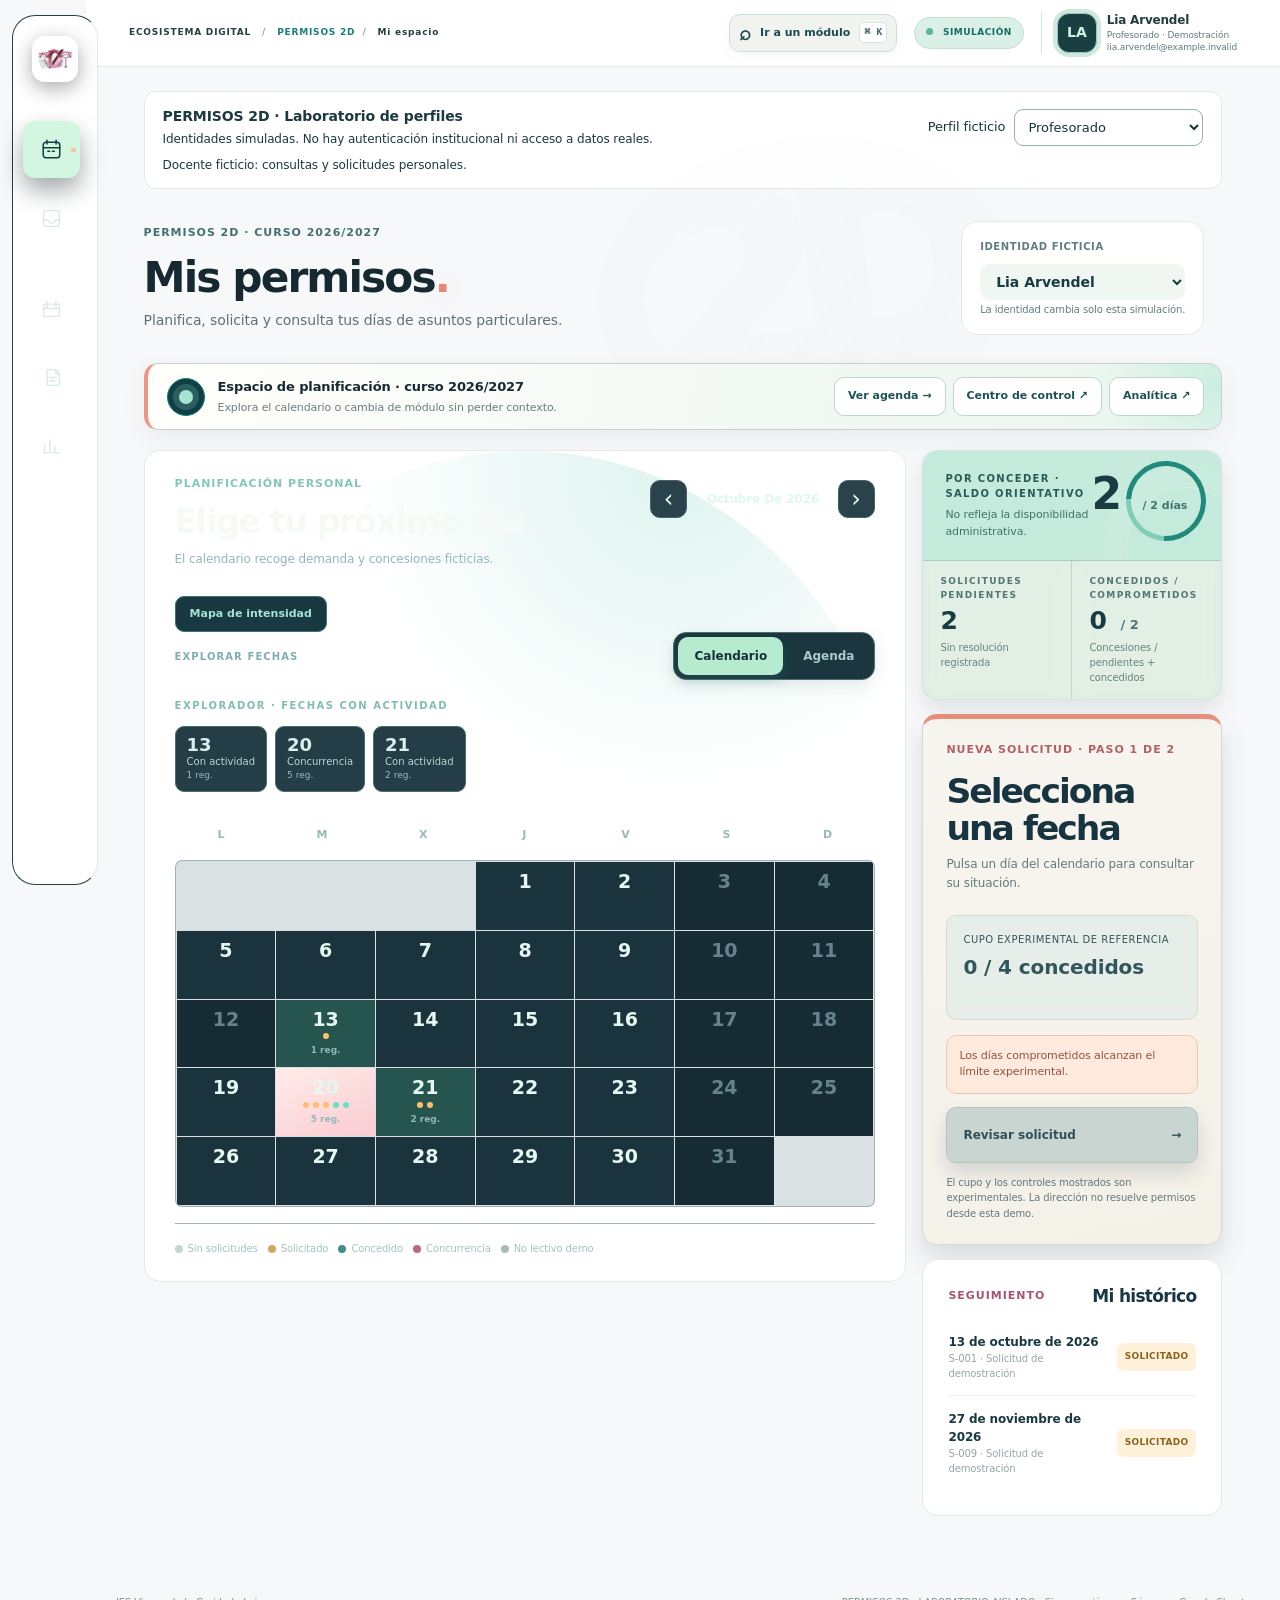
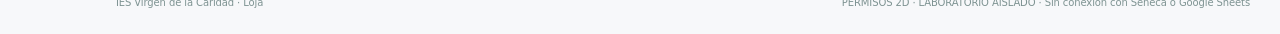
<file: index.html>
<!doctype html>
<html lang="es"><head><meta charset="utf-8"><meta name="viewport" content="width=device-width,initial-scale=1"><meta name="color-scheme" content="light"><title>PERMISOS 2D · Atelier interactivo · Laboratorio</title><meta name="description" content="Laboratorio de diseño de PERMISOS 2D. Datos sintéticos, sin conexión administrativa."><link rel="stylesheet" href="styles.css"><link rel="stylesheet" href="premium.css"><link rel="stylesheet" href="studio.css"><link rel="stylesheet" href="atelier.css"><link rel="stylesheet" href="ux20.css"></head>
<body>
<div class="app-shell">
 <div class="nav-backdrop" id="navBackdrop" hidden></div>
 <aside class="sidebar" id="sidebar" aria-label="Menú principal">
  <div class="brand"><div class="brand-logo"><img src="assets/escudo-ies.png" alt="Escudo original del IES Virgen de la Caridad"></div><div class="brand-copy"><b>PERMISOS <span>2D</span></b><small>Gestión de permisos docentes</small></div></div>
  <div class="school">IES VIRGEN DE LA CARIDAD <span>LOJA · 2026/2027</span></div>
  <p class="sidebar-caption">EXPERIENCIAS DE DEMOSTRACIÓN</p>
  <nav aria-label="Experiencias">
   <button class="side-link active" type="button" data-route="teacher" aria-current="page"><span class="nav-ico">▦</span><span>Mi espacio</span><span class="side-hint">Profesorado</span></button>
   <button class="side-link" type="button" data-route="inbox"><span class="nav-ico">▤</span><span>Centro de control</span><span class="side-hint">Dirección</span></button>
  </nav>
  <div class="side-divider"></div><p class="sidebar-caption">DIRECCIÓN · ÁREAS DE TRABAJO</p>
  <nav aria-label="Módulos de Dirección" class="sub-navigation">
   <button class="side-link" type="button" data-route="calendar"><span class="nav-ico">▦</span><span>Ocupación</span></button>
   <button class="side-link" type="button" data-route="ledger"><span class="nav-ico">◫</span><span>Resoluciones</span></button>
   <button class="side-link" type="button" data-route="analytics"><span class="nav-ico">▥</span><span>Analítica y memoria</span></button>
  </nav>
  <div class="sidebar-bottom"><span class="green-dot"></span> MODO LABORATORIO <small>Información sintética · No equivale a un procedimiento oficial</small></div>
 </aside>
 <div class="workspace">
  <header class="topbar"><div class="top-left"><button id="menuToggle" class="icon-button menu-trigger" type="button" aria-label="Abrir menú" aria-expanded="false">☰</button><div class="breadcrumbs">ECOSISTEMA DIGITAL <span>/</span> <b>PERMISOS 2D</b><span>/</span> <strong id="breadcrumb">Mi espacio</strong></div></div><div class="top-actions"><span class="demo-label"><span class="green-dot"></span> SIMULACIÓN</span><div class="account"><span class="account-avatar" id="avatar">LA</span><span class="account-info"><strong id="identityName">Lia Arvendel</strong><small id="identityRole">Profesorado · Identidad inventada</small><small id="identityEmail">lia.arvendel@example.invalid</small></span></div></div></header>
  <main id="main">
 <section id="roleLab" class="surface" aria-labelledby="roleLabTitle" style="margin-bottom:16px;padding:14px 18px;background:#f1f7f5;color:#1c3840;border:1px solid #b7d2c9;border-radius:14px">
 <div style="display:flex;align-items:center;justify-content:space-between;flex-wrap:wrap;gap:12px">
 <div><strong id="roleLabTitle">PERMISOS 2D · Laboratorio de perfiles</strong><p style="margin:3px 0 0;font-size:12px">Identidades simuladas. No hay autenticación institucional ni acceso a datos reales.</p></div>
 <label for="roleLabSelect" style="display:flex;align-items:center;gap:9px;font-size:13px">Perfil ficticio
 <select id="roleLabSelect" style="min-width:180px;max-width:100%;padding:9px;border:1px solid #90b5a9;border-radius:9px;background:white;color:#173238">
 <option value="teacher">Profesorado</option><option value="director">Dirección</option><option value="technician">Administración técnica</option><option value="denied">Cuenta no autorizada</option>
 </select></label></div><p id="roleLabMessage" role="status" aria-live="polite" style="margin:8px 0 0;font-size:12px"></p>
 </section>
 <section id="roleLabTechnical" hidden class="surface" style="padding:22px;margin-bottom:20px">
 <span class="eyebrow">ADMINISTRACIÓN TÉCNICA · SIMULACIÓN</span><h1 style="font-size:28px;margin:10px 0">Diagnóstico del laboratorio</h1>
 <p>Fuente: datos sintéticos en memoria. Persistencia: desactivada. Google Workspace: no conectado. Séneca: no conectado.</p>
 <p>Este perfil no puede conceder, denegar, importar ni modificar permisos. Los errores técnicos deben registrarse sin datos personales.</p>
 </section>
 <section id="roleLabDenied" hidden class="surface" role="alert" style="padding:22px;margin-bottom:20px">
 <h2>Acceso no autorizado · Simulación</h2><p>Esta identidad ficticia no puede acceder a las vistas del laboratorio.</p></section>
 
   <section id="teacherView" class="route-view">
    <div class="intro-line"><div><span class="eyebrow">PERMISOS 2D · CURSO 2026/2027</span><h1>Mis permisos<span class="accent">.</span></h1><p>Planifica, solicita y consulta tus días de asuntos particulares.</p></div><div class="switch-person"><label for="teacherSelect">IDENTIDAD FICTICIA</label><select id="teacherSelect" aria-label="Elegir docente ficticio"></select><small>La identidad cambia solo esta simulación.</small></div></div>
    <div class="teacher-summary" id="teacherSummary" aria-live="polite"></div>
    <div class="teacher-layout"><section class="surface calendar-surface" aria-labelledby="teacherCalendarTitle"><div class="section-head"><div><span class="eyebrow">PLANIFICACIÓN PERSONAL</span><h2 id="teacherCalendarTitle">Elige tu próximo día</h2><p>El calendario recoge demanda y concesiones ficticias.</p></div><div class="month-switch"><button id="teacherPrev" class="icon-button" aria-label="Mes anterior" type="button">‹</button><strong id="teacherMonth"></strong><button id="teacherNext" class="icon-button" aria-label="Mes siguiente" type="button">›</button></div></div><div class="weekdays" aria-hidden="true"><span>L</span><span>M</span><span>X</span><span>J</span><span>V</span><span>S</span><span>D</span></div><div class="calendar-grid" id="teacherCalendar" aria-label="Calendario de solicitudes"></div><div class="legend"><span><i class="legend-dot open-dot"></i>Sin solicitudes</span><span><i class="legend-dot pending-dot"></i>Solicitado</span><span><i class="legend-dot granted-dot"></i>Concedido</span><span><i class="legend-dot conflict-dot"></i>Concurrencia</span><span><i class="legend-dot off-dot"></i>No lectivo demo</span></div></section>
     <aside class="teacher-rail"><section class="surface request-panel"><span class="eyebrow">NUEVA SOLICITUD · PASO 1 DE 2</span><h2 id="teacherSelectedTitle">Selecciona una fecha</h2><p id="teacherContext" class="muted">Pulsa un día para revisar sus condiciones.</p><div id="teacherOccupancy" class="occupancy-summary"></div><div id="teacherWarning" class="inline-warning" hidden></div><button id="requestButton" class="primary-button" type="button" disabled>Revisar solicitud <span>→</span></button><p class="legal-note">El cupo y los controles mostrados son experimentales. La dirección no resuelve permisos desde esta demo.</p></section>
      <section class="surface my-history"><div class="rail-head"><span class="eyebrow">SEGUIMIENTO</span><h2>Mi histórico</h2></div><div id="personalList"></div></section></aside></div>
   </section>

   <section id="directorView" class="route-view" hidden>
    <div class="intro-line admin-intro"><div><span class="eyebrow">DIRECCIÓN · DEMOSTRACIÓN SIN AUTORIZACIÓN REAL</span><h1 id="directorHeading">Centro de control<span class="accent">.</span></h1><p id="directorSubheading">Prioriza expedientes, consulta concurrencias y documenta decisiones ficticias.</p></div><div class="director-info">CURSO 2026/2027 <small>Registro de prueba no persistente</small></div></div>
    <div class="director-tabs" role="navigation" aria-label="Secciones de Dirección"><button type="button" data-route="inbox" class="tab active">Bandeja</button><button type="button" data-route="calendar" class="tab">Calendario</button><button type="button" data-route="ledger" class="tab">Resoluciones</button><button type="button" data-route="analytics" class="tab">Analítica y memoria</button></div>
    <section id="inboxPage" class="director-page"><div class="director-metrics" id="directorMetrics"></div><div class="inbox-layout"><section class="surface inbox-card"><div class="section-head"><div><span class="eyebrow">BANDEJA OPERATIVA</span><h2>Solicitudes registradas</h2><p>Selecciona un expediente para consultar su contexto.</p></div></div><div class="filters"><input id="queueSearch" type="search" placeholder="Buscar docente o fecha" aria-label="Buscar docente o fecha"><select id="queueFilter" aria-label="Filtrar por estado"><option value="ALL">Todos los estados</option><option>SOLICITADO</option><option>CONCEDIDO</option><option>DENEGADO</option><option>DISFRUTADO</option></select></div><div class="table-wrap"><table><thead><tr><th>FECHA SOLICITADA</th><th>DOCENTE DEMO</th><th>ESTADO</th><th>EXPEDIENTE</th></tr></thead><tbody id="queueBody"></tbody></table></div></section><aside class="surface case-panel" id="casePanel"><span class="eyebrow">EXPEDIENTE · CONTEXTO</span><h2 id="caseTitle">Selecciona un expediente</h2><p id="caseMeta" class="muted">Información descriptiva para revisión humana.</p><div id="caseNumbers" class="case-numbers"></div><div id="caseApplicants" class="case-applicants"></div><div class="case-rule"><strong>Criterios y límites</strong><p>Cupo orientativo de 4, sin adjudicación automática. La priorización, el calendario y los plazos requieren contraste normativo. Las concesiones preexistentes no se desplazan en esta demo.</p></div></aside></div></section>
    <section id="calendarPage" class="director-page" hidden><div class="admin-calendar-layout"><section class="surface calendar-surface"><div class="section-head"><div><span class="eyebrow">OCUPACIÓN DEL CENTRO</span><h2>Calendario de concurrencias</h2><p>Fechas con solicitudes y concesiones registradas en el laboratorio.</p></div><div class="month-switch"><button id="adminPrev" type="button" class="icon-button" aria-label="Mes anterior">‹</button><strong id="adminMonth"></strong><button id="adminNext" type="button" class="icon-button" aria-label="Mes siguiente">›</button></div></div><div class="weekdays" aria-hidden="true"><span>L</span><span>M</span><span>X</span><span>J</span><span>V</span><span>S</span><span>D</span></div><div class="calendar-grid" id="adminCalendar"></div><div class="legend"><span><i class="legend-dot pending-dot"></i>Solicitado</span><span><i class="legend-dot granted-dot"></i>Concedido</span><span><i class="legend-dot conflict-dot"></i>Concurrencia</span><span><i class="legend-dot off-dot"></i>No lectivo demo</span></div></section><aside class="surface calendar-context" id="adminDateContext"><span class="eyebrow">DETALLE DE OCUPACIÓN</span><h2>Selecciona una fecha</h2><p>Consulta las solicitudes del día y los espacios sin conceder.</p></aside></div></section>
    <section id="ledgerPage" class="director-page" hidden><div class="ledger-layout"><section class="surface ledger-form-card"><span class="eyebrow">REGISTRO EXPERIMENTAL · NO PERSISTENTE</span><h2>Documentar una resolución ficticia</h2><p class="muted">Las decisiones se conservan solo durante esta sesión. No conceden ni deniegan un permiso real.</p><form id="decisionForm"><label>Solicitud de referencia<select id="decisionRequest" required></select></label><div class="form-row"><label>Resultado<select id="decisionOutcome"><option>CONCEDIDO</option><option>DENEGADO</option></select></label><label>Fecha de resolución<input id="decisionDate" type="date" required></label></div><label>Motivación<select id="decisionReason" required><option value="">Seleccionar motivación</option><option value="Concurrencia de solicitudes — revisión pendiente">Concurrencia de solicitudes — revisión pendiente</option><option value="Comprobación de requisitos — revisión pendiente">Comprobación de requisitos — revisión pendiente</option><option value="Incidencia documental — revisión pendiente">Incidencia documental — revisión pendiente</option><option value="Otra motivación documentada en observaciones">Otra motivación documentada en observaciones</option></select></label><label>Referencia del criterio<select id="decisionRule" required><option value="">Seleccionar referencia</option><option value="Pendiente de contraste con Instrucción 10/2025">Instrucción 10/2025 — pendiente de contraste</option><option value="Criterio de centro pendiente de validación documental">Criterio de centro — pendiente de validación</option><option value="Sin referencia validada — simulación">Sin referencia validada — simulación</option></select></label><p class="legal-note">Opciones descriptivas de laboratorio: no constituyen causas legales de concesión o denegación ni autorizan resoluciones.</p><label>Observaciones<textarea id="decisionNotes" rows="3" maxlength="400" placeholder="Opcional"></textarea></label><div class="form-buttons"><button id="resetDecision" type="reset" class="secondary-button">Limpiar</button><button class="primary-button" type="submit">Registrar resolución ficticia</button></div><p role="status" id="decisionFeedback" class="form-feedback" aria-live="polite"></p></form></section><section class="surface ledger-history"><span class="eyebrow">TRAZABILIDAD DE SESIÓN</span><h2>Historial de resoluciones</h2><div id="decisionHistory"></div></section></div></section>
    <section id="analyticsPage" class="director-page" hidden><div class="analytics-toolbar"><div><span class="eyebrow">ANALÍTICA DESCRIPTIVA</span><h2>Demanda y memoria</h2><p class="muted">Indicadores exploratorios basados exclusivamente en datos sintéticos.</p></div><div class="analytics-actions"><label>Periodo<select id="periodFilter"><option value="all">Curso completo</option><option value="1">Primer trimestre</option><option value="2">Segundo trimestre</option><option value="3">Tercer trimestre</option></select></label><button id="printReport" type="button" class="primary-button print-button">Preparar informe imprimible ↗</button></div></div><div class="analytics-kpis" id="analyticsKpis"></div><div class="analytics-panels"><section class="surface chart-card"><div class="chart-head"><h3>Demanda mensual</h3><span>Solicitudes por fecha solicitada</span></div><div id="monthlyChart"></div></section><section class="surface chart-card"><div class="chart-head"><h3>Distribución semanal</h3><span>Días de lunes a viernes</span></div><div id="weekdayChart"></div></section><section class="surface chart-card"><div class="chart-head"><h3>Fechas más demandadas</h3><span>Solicitudes y concurrencias</span></div><div id="topDates"></div></section><section class="surface chart-card"><div class="chart-head"><h3>Próximos a no lectivos</h3><span>Adyacencia · no se infiere intención</span></div><div id="adjacentChart"></div></section><section class="surface chart-card"><div class="chart-head"><h3>Resoluciones y motivos</h3><span>Solo motivos expresamente registrados</span></div><div id="decisionChart"></div></section><section class="surface chart-card"><div class="chart-head"><h3>Criterios consignados</h3><span>Historial experimental de la sesión</span></div><div id="rulesChart"></div></section></div><p class="analytics-limitation">Limitaciones: los datos no proceden del centro; el calendario de la demo no representa el calendario oficial completo. La proximidad a días no lectivos no demuestra motivación. La fecha solicitada, la fecha de solicitud, la resolución y el disfrute efectivo deben registrarse por separado en el sistema real. Los informes definitivos exigirán validación normativa, estadística y documental.</p></section>
   </section>
  </main>
  <footer class="page-footer">IES Virgen de la Caridad · Loja <span>PERMISOS 2D · LABORATORIO AISLADO · Sin conexión con Séneca o Google Sheets</span></footer>
 </div>
</div>
<div class="modal-layer" id="requestModal" hidden><div class="modal-backdrop" data-close-modal></div><section class="modal-dialog" role="dialog" aria-modal="true" aria-labelledby="modalTitle"><span class="eyebrow">NUEVA SOLICITUD · PASO 2 DE 2</span><h2 id="modalTitle">Revisar antes de confirmar</h2><p>Los datos se registrarán solo en esta sesión de demostración.</p><div id="modalReview"></div><div class="modal-actions"><button id="modalCancel" type="button" class="secondary-button">Volver sin registrar</button><button id="modalConfirm" type="button" class="primary-button">Registrar solicitud ficticia</button></div></section></div>
<script src="data.js"></script><script src="app.js"></script><script src="microinteractions.js"></script><script src="studio.js"></script><script src="atelier.js"></script>
</body></html>
</file>
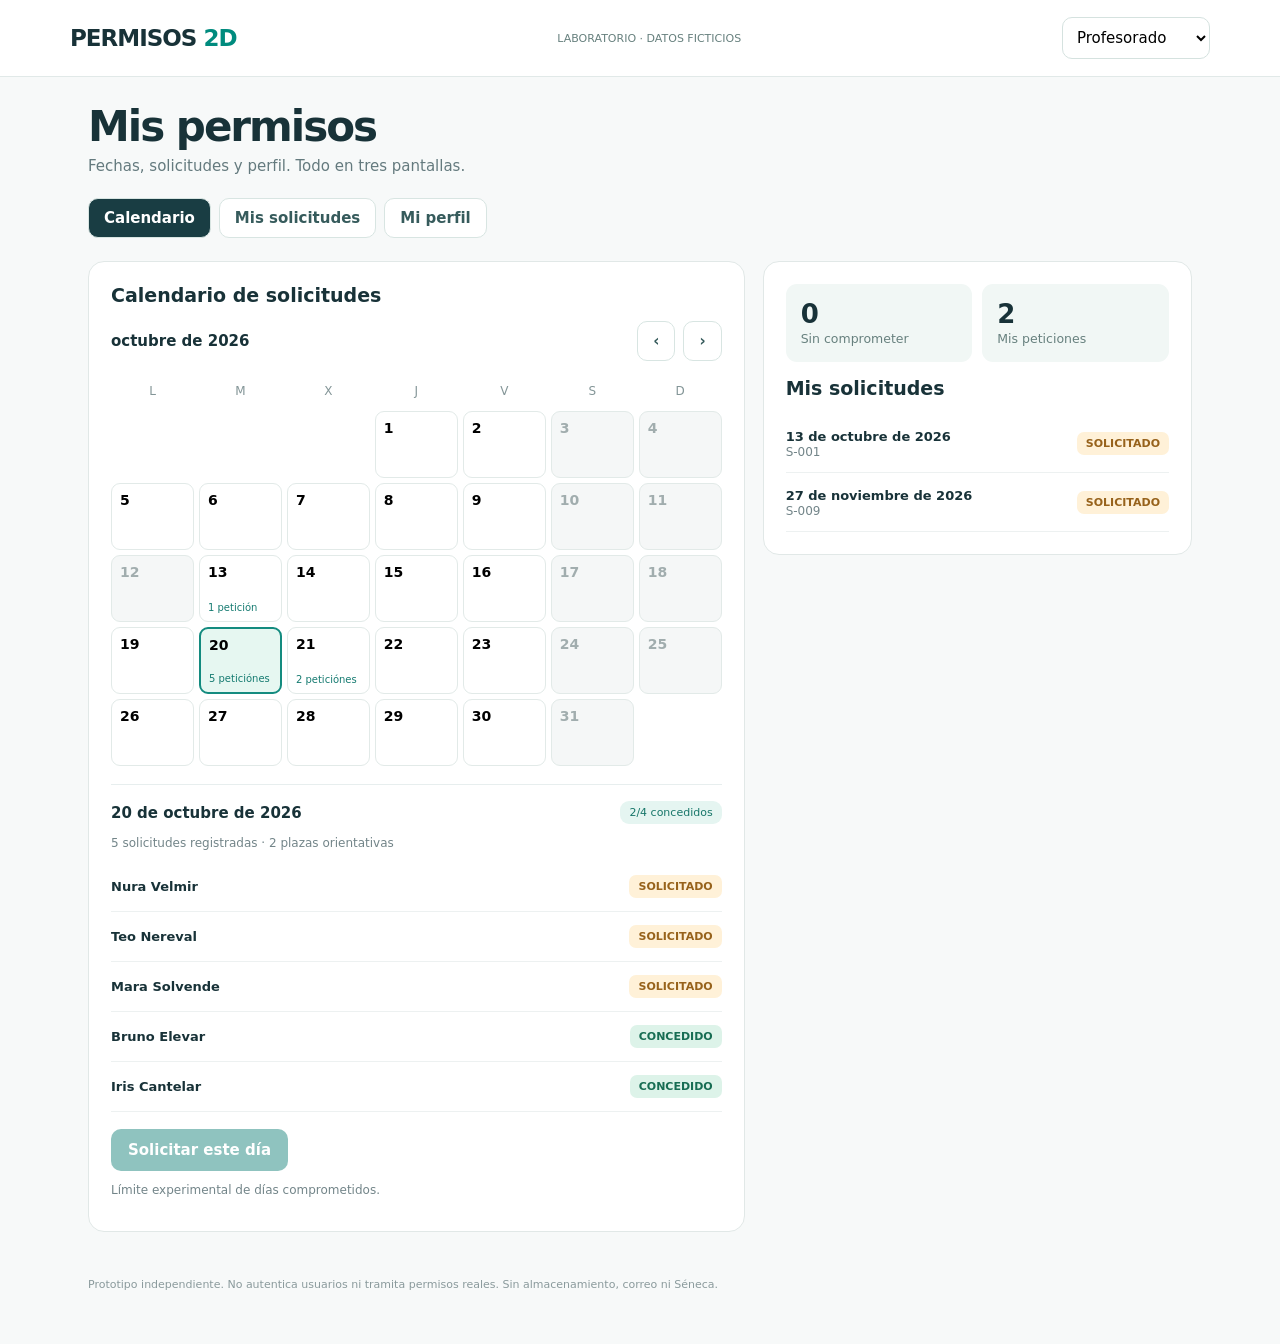
<file: preview-ux3.html>
<!doctype html><html lang="es"><head><meta charset="utf-8"><meta name="viewport" content="width=device-width,initial-scale=1"><title>PERMISOS 2D · Nuevo diseño</title><link rel="stylesheet" href="ux3.css"></head><body><header><b>PERMISOS <em>2D</em></b><span>LABORATORIO · DATOS FICTICIOS</span><select id="role"><option value="teacher">Profesorado</option><option value="director">Dirección</option><option value="technical">Técnico</option><option value="denied">No autorizado</option></select></header><main><div class="heading"><h1 id="title">Mis permisos</h1><p id="subtitle">Consulta fechas, estados y solicita un día.</p></div><nav id="nav"></nav><div id="app"></div><footer>Prototipo independiente. No autentica usuarios ni tramita permisos reales. Sin almacenamiento, correo ni Séneca.</footer></main><script src="data.js"></script><script src="ux3.js"></script></body></html>
</file>
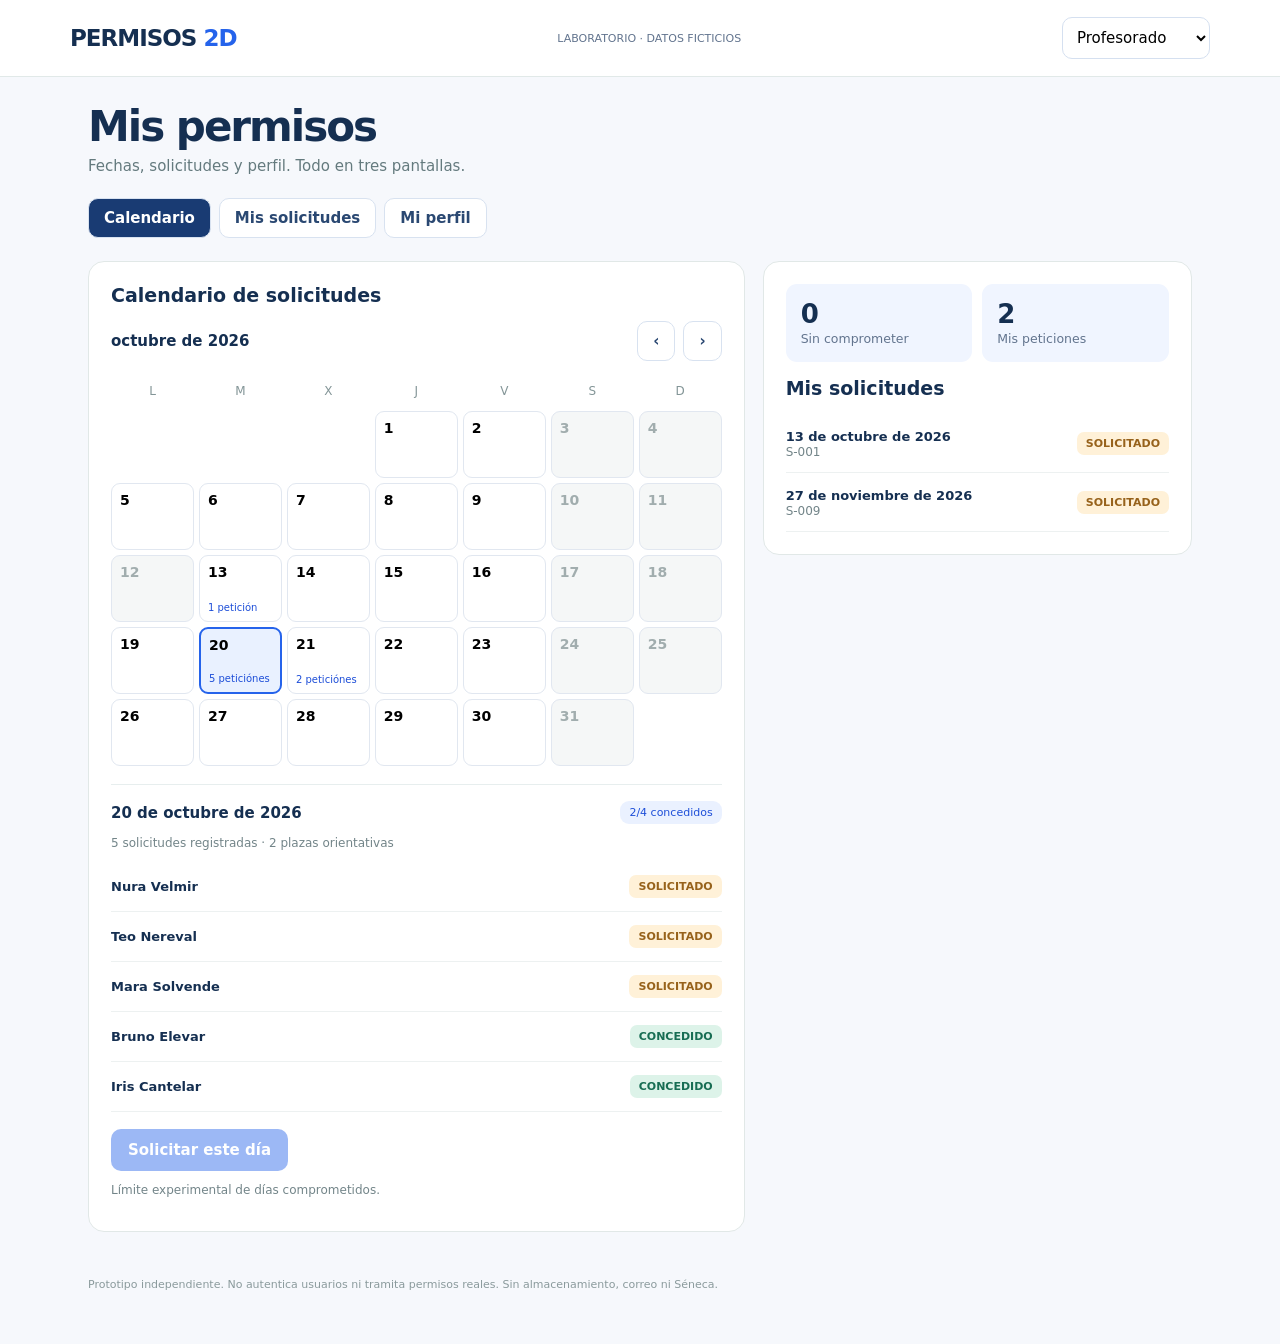
<file: preview-ux4.html>
<!doctype html><html lang="es"><head><meta charset="utf-8"><meta name="viewport" content="width=device-width,initial-scale=1"><title>PERMISOS 2D · UX 4.0</title><link rel="stylesheet" href="ux4.css"></head><body><header><b>PERMISOS <em>2D</em></b><span>LABORATORIO · DATOS FICTICIOS</span><select id="role"><option value="teacher">Profesorado</option><option value="director">Dirección</option><option value="technical">Técnico</option><option value="denied">No autorizado</option></select></header><main><div class="heading"><h1 id="title">Mis permisos</h1><p id="subtitle">Consulta fechas, estados y solicita un día.</p></div><nav id="nav"></nav><div id="app"></div><footer>Prototipo independiente. No autentica usuarios ni tramita permisos reales. Sin almacenamiento, correo ni Séneca.</footer></main><script src="data.js"></script><script src="rules-ux4.js"></script><script src="ux4.js"></script></body></html>
</file>
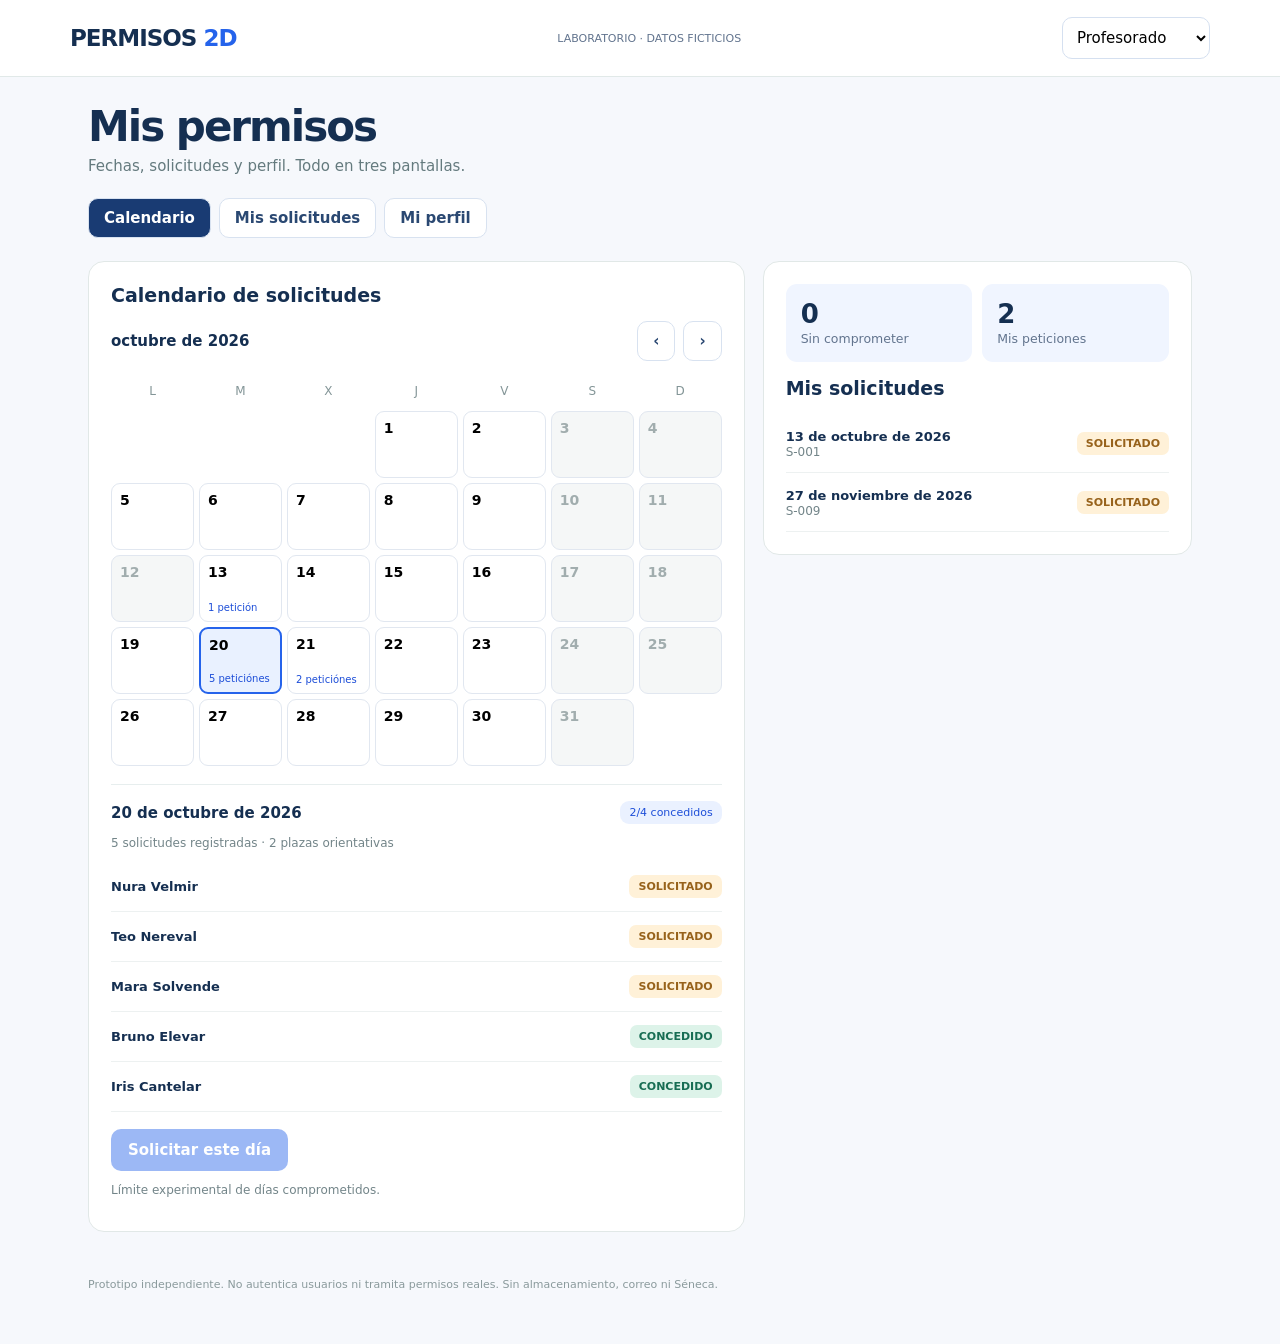
<file: preview-ux41.html>
<!doctype html><html lang="es"><head><meta charset="utf-8"><meta name="viewport" content="width=device-width,initial-scale=1"><title>PERMISOS 2D · UX 4.1</title><link rel="stylesheet" href="ux41.css"></head><body><header><b>PERMISOS <em>2D</em></b><span>LABORATORIO · DATOS FICTICIOS</span><select id="role"><option value="teacher">Profesorado</option><option value="director">Dirección</option><option value="technical">Técnico</option><option value="denied">No autorizado</option></select></header><main><div class="heading"><h1 id="title">Mis permisos</h1><p id="subtitle">Consulta fechas, estados y solicita un día.</p></div><nav id="nav"></nav><div id="app"></div><footer>Prototipo independiente. No autentica usuarios ni tramita permisos reales. Sin almacenamiento, correo ni Séneca.</footer></main><script src="data.js"></script><script src="rules-ux41.js"></script><script src="ux41.js"></script></body></html>
</file>
<file: styles.css>
:root{--nav:#102b35;--nav-2:#163a45;--teal:#126c78;--teal-dark:#0b5661;--ink:#1b3640;--muted:#687f88;--coral:#d18f80;--maroon:#853650;--border:#dce7e7;--paper:#fff;--bg:#f1f5f4;--soft:#edf6f4;--amber:#a16b28;--rose:#a4455c;--green:#267b6d;--shadow:0 8px 28px #173e4a08}
*{box-sizing:border-box}html{scroll-behavior:smooth}body{margin:0;background:var(--bg);color:var(--ink);font:14px/1.5 Inter,'Segoe UI',Arial,sans-serif}button,input,select,textarea{font:inherit}button{cursor:pointer}button:disabled{cursor:not-allowed;opacity:.46}button:focus-visible,input:focus-visible,select:focus-visible,textarea:focus-visible{outline:3px solid #ffb088;outline-offset:2px}a{color:var(--teal)}[hidden]{display:none!important}h1,h2,h3,p{margin-top:0}.app-shell{display:grid;grid-template-columns:250px minmax(0,1fr);min-height:100vh}.sidebar{position:sticky;top:0;height:100vh;background:linear-gradient(165deg,var(--nav),#173f49);color:#edf5f4;padding:25px 15px 18px;display:flex;flex-direction:column;z-index:25;min-width:0}.brand{display:flex;align-items:center;gap:11px;padding:2px 9px}.brand-logo{height:47px;width:47px;flex-shrink:0;background:white;display:grid;place-items:center;border-radius:12px;padding:5px}.brand-logo img{display:block;width:100%;height:100%;object-fit:contain}.brand-copy b{display:block;font-size:17px;letter-spacing:-.7px;line-height:1.2;white-space:nowrap}.brand-copy b span{color:#efa69b}.brand-copy small{display:block;font-size:9px;color:#b7cdd0;margin-top:3px;line-height:1.35}.school{font-size:9px;letter-spacing:1.5px;color:#d3dfe0;margin:33px 13px 31px;font-weight:700}.school span{display:block;color:#9ab9bf;margin-top:4px;font-weight:500}.sidebar-caption{font-size:9px;letter-spacing:1.7px;color:#87afb7;font-weight:800;margin:0 12px 13px}.side-link{border:0;border-radius:10px;background:transparent;color:#c2d4d5;padding:13px 11px;text-align:left;width:100%;display:flex;align-items:center;gap:10px;min-height:46px;margin-bottom:4px;font-size:12px;font-weight:650;white-space:nowrap;transition:background .15s}.side-link:hover{background:#ffffff14}.side-link.active{background:#ffffff20;color:white;box-shadow:inset 3px 0 var(--coral)}.nav-ico{font-size:17px;line-height:1;width:20px;text-align:center;color:#9dc5c8}.side-hint{font-size:9px;font-weight:400;margin-left:auto;color:#a3bec2}.side-divider{border-top:1px solid #ffffff18;margin:18px 10px 21px}.sidebar-bottom{font-size:10px;letter-spacing:.8px;font-weight:700;color:#afe6cf;margin:auto 10px 0;border-top:1px solid #ffffff2c;padding-top:19px}.sidebar-bottom small{display:block;color:#a3bcc0;line-height:1.6;font-weight:400;font-size:11px;letter-spacing:0;margin-top:9px}.green-dot{display:inline-block;background:#5cb59a;width:7px;height:7px;border-radius:50%;margin-right:6px}.workspace{min-width:0;display:flex;flex-direction:column}.topbar{min-height:76px;display:flex;align-items:center;justify-content:space-between;gap:18px;padding:13px 30px;border-bottom:1px solid var(--border);background:#fff}.top-left,.top-actions{display:flex;align-items:center;gap:17px;min-width:0}.breadcrumbs{font-size:10px;letter-spacing:1px;font-weight:700;color:#72909a;white-space:nowrap}.breadcrumbs b{color:var(--teal)}.breadcrumbs strong{color:#264d57}.breadcrumbs span{color:#b8cacc;margin:0 7px}.demo-label{padding:8px 11px;border-radius:30px;color:#287769;background:#e7f6ef;white-space:nowrap;font-size:9px;font-weight:750;letter-spacing:.5px}.account{display:flex;align-items:center;gap:10px;padding-left:15px;border-left:1px solid var(--border);max-width:275px}.account-avatar{height:40px;width:40px;flex-shrink:0;display:grid;place-items:center;background:#e5efef;color:var(--teal-dark);border:1px solid #d0e2e1;border-radius:12px;font-weight:800}.account-info{display:flex;flex-direction:column;line-height:1.4;min-width:0}.account-info strong{font-size:11px}.account-info small{font-size:9px;color:#748c92;overflow-wrap:anywhere}.menu-trigger{display:none}main{width:100%;max-width:1740px;margin:0 auto;padding:34px clamp(18px,3.2vw,52px);flex:1}.intro-line{display:flex;align-items:center;justify-content:space-between;gap:28px;margin-bottom:26px}.eyebrow{display:block;color:#a45c71;letter-spacing:1.9px;font-size:10px;font-weight:800;text-transform:uppercase}.intro-line h1{font-weight:800;font-size:clamp(30px,3.4vw,43px);line-height:1.15;letter-spacing:-1.8px;margin:10px 0}.accent{color:#b75d78}.intro-line p{color:var(--muted);margin:0;font-size:14px}.switch-person,.director-info{border:1px solid var(--border);background:var(--paper);border-radius:13px;padding:14px 16px;min-width:238px}.switch-person label{display:block;color:#778c94;font-size:9px;letter-spacing:1.2px;font-weight:800}.switch-person select{width:100%;border:0;font-size:14px;font-weight:750;color:var(--ink);background:white;padding:8px 18px 3px 0}.switch-person small,.director-info small{display:block;color:#91a4a8;font-size:10px;margin-top:2px}.teacher-summary{background:#fff;border:1px solid var(--border);border-radius:16px;display:grid;grid-template-columns:1.15fr 1fr 1fr;align-items:stretch;margin-bottom:19px;box-shadow:var(--shadow)}.summary-item{padding:20px 25px;position:relative}.summary-item:not(:last-child){border-right:1px solid var(--border)}.summary-item small{font-size:10px;font-weight:800;letter-spacing:1px;color:#7b9299;display:block}.summary-item strong{font-size:28px;font-weight:800;letter-spacing:-.9px;display:block;margin:3px 0}.summary-item span{color:#66838c;font-size:11px}.summary-item.highlight{background:#115f6a;color:white;border-radius:15px 0 0 15px}.summary-item.highlight small,.summary-item.highlight span{color:#d1e8e9}.summary-item.highlight strong{color:white}.teacher-layout{display:grid;grid-template-columns:minmax(0,1.52fr) minmax(300px,.78fr);gap:20px;align-items:start}.surface{background:#fff;border:1px solid var(--border);border-radius:16px;box-shadow:var(--shadow);min-width:0}.calendar-surface{padding:27px}.section-head{display:flex;align-items:flex-start;justify-content:space-between;gap:17px;margin-bottom:27px}.section-head h2,.request-panel h2,.my-history h2,.case-panel h2,.calendar-context h2,.ledger-form-card h2,.ledger-history h2{font-size:21px;line-height:1.3;letter-spacing:-.7px;margin:7px 0}.section-head p,.muted{color:var(--muted);font-size:12px;margin-bottom:0;line-height:1.6}.month-switch{display:flex;align-items:center;justify-content:end;gap:8px;white-space:nowrap;margin-top:14px}.month-switch strong{font-size:12px;font-weight:750;min-width:120px;text-align:center}.icon-button{background:#fff;border:1px solid var(--border);border-radius:9px;min-width:34px;height:35px;padding:0 6px;color:#245866;font-size:24px;display:grid;place-items:center}.icon-button:hover{background:#eff7f5}.weekdays,.calendar-grid{display:grid;grid-template-columns:repeat(7,minmax(0,1fr));gap:7px}.weekdays{margin-bottom:9px}.weekdays span{text-align:center;padding:7px 0;font-size:10px;font-weight:800;letter-spacing:1px;color:#8ba0a5}.calendar-grid .blank{min-height:50px}.calendar-day{border:1px solid #e3ebeb;background:#fff;min-height:67px;border-radius:10px;padding:10px 5px;display:flex;flex-direction:column;align-items:center;justify-content:space-between;gap:3px;color:#31535a;font-size:13px;font-weight:750;transition:background .12s,border .12s}.calendar-day:hover{border-color:#3d8992;background:#f3fbf9}.calendar-day.off{color:#a3b0b1;background:#f3f5f5;border-style:dashed}.calendar-day.has-demand{background:#f8fbfa}.calendar-day.conflict{background:#fdf0ee;border-color:#e7b4ad}.calendar-day.selected{outline:2px solid #0f7887;outline-offset:0;background:#e8f6f3}.calendar-day .date-number{line-height:1}.calendar-day .occupancy-dots{display:flex;gap:3px;height:8px;align-items:center}.occupancy-dots i{height:6px;width:6px;border-radius:50%;background:#b6c8c8}.occupancy-dots i.SOLICITADO{background:#d5a75e}.occupancy-dots i.CONCEDIDO{background:#458b8d}.occupancy-dots i.DENEGADO{background:#bc6881}.occupancy-dots i.DISFRUTADO{background:#698eae}.day-count{font-size:8px;color:#7c979e}.legend{display:flex;flex-wrap:wrap;gap:10px 19px;border-top:1px solid var(--border);margin-top:20px;padding-top:17px;color:#758d94;font-size:10px}.legend span{display:flex;gap:5px;align-items:center}.legend-dot{width:8px;height:8px;border-radius:50%;display:inline-block}.open-dot{background:#c3d6d1}.pending-dot{background:#d5a75e}.granted-dot{background:#458b8d}.conflict-dot{background:#bd6880}.off-dot{background:#acb9bd}.teacher-rail{display:flex;flex-direction:column;gap:18px}.request-panel,.my-history{padding:25px}.request-panel h2{font-size:24px;margin:14px 0 8px}.occupancy-summary{margin:21px 0 15px;background:#f2f8f6;border:1px solid #dfece8;border-radius:12px;padding:16px}.occupancy-summary small{font-size:10px;color:#708d95;display:block;letter-spacing:.5px}.occupancy-summary strong{font-size:20px;display:block;margin-top:5px}.occupancy-meter{display:flex;gap:4px;margin-top:14px}.occupancy-meter i{height:7px;flex:1;border-radius:20px;background:#d6e6e3}.occupancy-meter i.used{background:#448a8c}.occupancy-meter i.pending{background:#d9aa65}.inline-warning{padding:12px;background:#fff3e9;color:#895338;border-radius:10px;font-size:11px;margin-bottom:13px}.primary-button,.secondary-button{padding:13px 16px;border:0;border-radius:10px;min-height:43px;font-size:12px;font-weight:800;display:inline-flex;align-items:center;justify-content:space-between;gap:12px}.primary-button{background:#0c6674;color:white}.primary-button:hover:not(:disabled){background:#0b5663}.secondary-button{background:#fff;border:1px solid #cfdfdf;color:#2a5964}.secondary-button:hover{background:#eff7f5}.request-panel>.primary-button{width:100%}.legal-note{margin:12px 0 0;font-size:10px;color:#8c9da0;line-height:1.55}.rail-head{display:flex;align-items:center;justify-content:space-between;margin-bottom:12px}.rail-head h2{margin:0;font-size:17px}.personal-row{display:flex;align-items:center;justify-content:space-between;gap:12px;padding:14px 0;border-bottom:1px solid #edf0f0;font-size:12px}.personal-row:last-child{border:0}.personal-row small{display:block;color:#95a5a8;font-size:10px}.status{display:inline-block;font-size:9px;padding:7px 8px;font-weight:800;letter-spacing:.3px;border-radius:6px;white-space:nowrap}.status.SOLICITADO{background:#fff1d9;color:#8a631e}.status.CONCEDIDO{background:#e2f4ee;color:#1d7162}.status.DENEGADO{background:#fce8ed;color:#ac425f}.status.DISFRUTADO{background:#ebeff9;color:#54749a}.empty{padding:25px 15px;color:#82999d;text-align:center;font-size:12px}.admin-intro{margin-bottom:22px}.director-info{font-size:11px;font-weight:800;letter-spacing:1px;color:var(--teal)}.director-tabs{display:flex;align-items:center;gap:4px;border-bottom:1px solid var(--border);margin-bottom:21px;overflow-x:auto}.tab{border:0;border-bottom:3px solid transparent;padding:13px 19px;background:transparent;color:#758b91;white-space:nowrap;font-size:12px;font-weight:750}.tab:hover{color:var(--teal)}.tab.active{color:var(--teal-dark);border-color:var(--teal)}.director-metrics{display:grid;grid-template-columns:repeat(4,minmax(0,1fr));background:#fff;border:1px solid var(--border);border-radius:15px;margin-bottom:19px}.director-metric{padding:19px 24px;text-align:left;border:0;background:none;color:var(--ink);min-width:0}.director-metric:not(:last-child){border-right:1px solid var(--border)}.director-metric:hover{background:#f5fbf9}.director-metric small{display:block;color:#84999d;font-size:10px;letter-spacing:1px;font-weight:750}.director-metric strong{font-size:30px;letter-spacing:-1px}.director-metric span{display:block;color:#728f95;font-size:10px}.inbox-layout{display:grid;grid-template-columns:minmax(0,1.6fr) minmax(290px,.8fr);gap:19px;align-items:start}.inbox-card,.case-panel,.calendar-context,.ledger-form-card,.ledger-history{padding:24px}.filters{display:flex;gap:9px;margin-bottom:12px}.filters input,.filters select,.analytics-actions select,.ledger-form-card input,.ledger-form-card select,.ledger-form-card textarea{border:1px solid #d3e1e1;border-radius:9px;background:white;color:var(--ink);padding:10px 12px;min-height:42px}.filters input{width:60%;min-width:0}.filters select{width:40%;min-width:0}.table-wrap{overflow-x:auto}table{border-collapse:collapse;width:100%;min-width:535px}th{text-align:left;color:#889ca2;font-size:9px;letter-spacing:.9px;padding:13px 10px;border-bottom:1px solid var(--border)}td{border-bottom:1px solid #e9efef;padding:13px 10px;font-size:11px}td strong{font-weight:700}tr.selected-row td{background:#f1f8f6}td button{background:white;color:var(--teal);border:1px solid #d9e5e3;border-radius:7px;padding:7px 10px;font-size:10px;font-weight:800}.case-numbers{display:grid;grid-template-columns:repeat(3,minmax(0,1fr));gap:8px;margin:23px 0}.case-numbers div{padding:13px 7px;background:#f0f7f5;border-radius:9px;text-align:center}.case-numbers strong{font-size:23px;display:block;color:#175f69}.case-numbers small{color:#719098;font-size:9px}.case-applicants{margin:10px 0 20px}.case-person{display:flex;gap:9px;align-items:center;justify-content:space-between;border-bottom:1px solid #e8eeee;padding:12px 0;font-size:11px}.case-person span:first-child{font-weight:700}.case-person small{display:block;color:#879b9e;font-size:9px}.case-rule{border-radius:10px;background:#f1f5f4;padding:16px;color:#456772}.case-rule strong{font-size:11px}.case-rule p{margin:8px 0 0;font-size:10px;line-height:1.65}.admin-calendar-layout{display:grid;grid-template-columns:minmax(0,1.45fr) minmax(285px,.8fr);gap:19px;align-items:start}.calendar-context h2{font-size:22px;margin:14px 0}.calendar-context .case-person{align-items:flex-start}.ledger-layout{display:grid;grid-template-columns:minmax(0,.95fr) minmax(0,1.1fr);gap:19px;align-items:start}.ledger-form-card h2{margin:10px 0}.ledger-form-card form{margin-top:22px}.ledger-form-card label{font-size:11px;font-weight:750;color:#54717a;display:flex;flex-direction:column;gap:6px;margin:0 0 15px}.ledger-form-card input,.ledger-form-card select,.ledger-form-card textarea{width:100%;font-size:12px}.form-row{display:grid;grid-template-columns:1fr 1fr;gap:12px}.form-buttons{display:flex;justify-content:flex-end;gap:10px}.form-feedback{font-size:12px;color:var(--green);min-height:18px;margin-top:12px}.ledger-item{padding:18px 0;border-bottom:1px solid #e5eeee}.ledger-item strong{font-size:12px}.ledger-item p{margin:4px 0;color:#68848b;font-size:11px}.ledger-item small{font-size:10px;color:#91a5aa}.ledger-item .status{margin-bottom:6px}.analytics-toolbar{display:flex;align-items:flex-end;justify-content:space-between;gap:20px;margin:0 0 22px}.analytics-toolbar h2{font-size:25px;letter-spacing:-.8px;margin:7px 0}.analytics-actions{display:flex;align-items:end;gap:12px}.analytics-actions label{display:flex;flex-direction:column;gap:6px;color:#738a91;font-size:10px;font-weight:750}.analytics-actions select{min-width:155px}.print-button{white-space:nowrap}.analytics-kpis{display:grid;grid-template-columns:repeat(4,1fr);gap:12px;margin:0 0 18px}.analytics-kpi{background:#fff;border:1px solid var(--border);border-radius:12px;padding:16px 18px}.analytics-kpi small{font-size:10px;color:#748f95}.analytics-kpi strong{display:block;font-size:26px;margin:5px 0}.analytics-kpi span{font-size:10px;color:#91a1a6}.analytics-panels{display:grid;grid-template-columns:repeat(2,minmax(0,1fr));gap:17px}.chart-card{padding:23px}.chart-head{display:flex;flex-direction:column;margin-bottom:16px}.chart-head h3{font-size:16px;margin:0 0 3px}.chart-head span{color:#91a2a6;font-size:10px}.bar-row{display:grid;grid-template-columns:66px minmax(0,1fr) 24px;align-items:center;gap:9px;margin:9px 0;font-size:11px;color:#657f86}.bar-row strong{text-align:right;font-size:11px}.bar-track{height:9px;background:#e9f0ee;border-radius:20px;overflow:hidden}.bar-track span{display:block;height:100%;background:#438e95;border-radius:20px}.top-row{display:flex;width:100%;justify-content:space-between;padding:12px 0;border:0;border-bottom:1px solid #ecf0ef;background:none;text-align:left;color:#335e67;font-size:12px}.top-row strong{color:#a75870}.top-row:hover{background:#f1f7f6}.number-highlight{font-size:48px;font-weight:850;color:var(--teal);line-height:1.2;letter-spacing:-1px}.analytics-limitation{font-size:11px;line-height:1.75;color:#7d9096;padding:14px 0 0;margin:0}.page-footer{padding:15px 30px 24px;display:flex;justify-content:space-between;gap:20px;color:#8da1a4;font-size:10px;max-width:1740px;width:100%;margin:auto}.modal-layer{position:fixed;inset:0;z-index:45;display:grid;place-items:center;padding:18px}.modal-backdrop{position:absolute;inset:0;background:#0c2933bb}.modal-dialog{position:relative;z-index:1;background:#fff;width:min(100%,500px);border-radius:18px;max-height:90dvh;overflow:auto;padding:28px;box-shadow:0 30px 80px #001d2755}.modal-dialog h2{font-size:25px;line-height:1.2;margin:13px 0 8px}.modal-dialog>p{color:var(--muted);font-size:12px}.modal-review-row{display:flex;justify-content:space-between;gap:15px;padding:13px 0;border-bottom:1px solid #edf0f0;font-size:12px}.modal-review-row span{color:#799098}.modal-review-row strong{text-align:right}.modal-actions{display:flex;gap:10px;justify-content:flex-end;margin-top:23px}.nav-backdrop{display:none}
@media(max-width:1360px){.teacher-layout{grid-template-columns:minmax(0,1.25fr) minmax(280px,.8fr)}.inbox-layout{grid-template-columns:minmax(0,1.3fr) minmax(270px,.8fr)}.breadcrumbs{font-size:9px}.topbar{padding-inline:18px}main{padding-inline:24px}}
@media(max-width:1180px){.app-shell{grid-template-columns:206px minmax(0,1fr)}.sidebar{padding-inline:10px}.brand{gap:7px}.brand-logo{width:40px;height:40px}.brand-copy b{font-size:15px}.brand-copy small{font-size:8px}.side-hint{display:none}.teacher-layout,.inbox-layout,.admin-calendar-layout,.ledger-layout{grid-template-columns:1fr}.teacher-rail{display:grid;grid-template-columns:1fr 1fr}.case-panel,.calendar-context{min-height:0}.calendar-day{min-height:62px}.top-actions{gap:9px}.account{max-width:200px}.account-info small:last-child{display:none}.analytics-panels{gap:12px}}
@media(max-width:900px){.app-shell{display:block}.sidebar{position:fixed;transform:translateX(-105%);width:min(285px,85vw);transition:transform .18s;box-shadow:9px 0 30px #00192433}.sidebar.open{transform:translateX(0)}.nav-backdrop:not([hidden]){display:block;position:fixed;inset:0;background:#0e253aa0;z-index:20}.menu-trigger{display:grid}.topbar{min-height:65px}.breadcrumbs{font-size:10px}main{padding:23px 22px}.teacher-layout{grid-template-columns:minmax(0,1.3fr) minmax(260px,1fr)}.teacher-rail{display:flex}.calendar-surface{padding:18px}.account-info small{display:none}.analytics-kpis{grid-template-columns:repeat(2,minmax(0,1fr))}}
@media(max-width:740px){.teacher-layout{grid-template-columns:1fr}.teacher-rail{display:grid;grid-template-columns:1fr 1fr}.intro-line{align-items:stretch;flex-direction:column;gap:15px}.switch-person,.director-info{min-width:0;align-self:stretch}.breadcrumbs{letter-spacing:0;font-size:9px}.demo-label{display:none}.teacher-summary{grid-template-columns:repeat(3,minmax(0,1fr))}.summary-item{padding:15px 10px}.summary-item strong{font-size:24px}.summary-item small,.summary-item span{font-size:9px}.analytics-toolbar{align-items:stretch;flex-direction:column}.analytics-actions{justify-content:space-between}.analytics-panels{grid-template-columns:1fr}.page-footer{flex-direction:column}.calendar-day{min-height:61px}}
@media(max-width:510px){main{padding:19px 12px}.topbar{padding:10px 12px}.breadcrumbs>span:first-of-type,.breadcrumbs>b{display:none}.breadcrumbs>span:nth-of-type(2){display:none}.top-actions{gap:4px}.account{padding-left:0;border:0}.account-avatar{width:34px;height:34px;font-size:11px}.account-info strong{font-size:10px}.intro-line h1{font-size:33px}.teacher-summary{grid-template-columns:1fr 1fr}.summary-item.highlight{grid-column:1/-1;border-radius:15px 15px 0 0}.summary-item:nth-child(2){border-right:1px solid var(--border)}.summary-item{min-height:72px}.summary-item.highlight{padding:15px 19px}.summary-item.highlight strong{display:inline;margin-right:8px}.teacher-rail{display:flex}.section-head{flex-direction:column;gap:10px;margin-bottom:18px}.month-switch{margin:0;align-self:flex-end}.calendar-surface,.request-panel,.my-history,.inbox-card,.case-panel,.calendar-context,.ledger-form-card,.ledger-history,.chart-card{padding:17px}.weekdays,.calendar-grid{gap:4px}.calendar-day{min-height:46px;padding:6px 2px;font-size:12px;border-radius:7px}.calendar-day .day-count{display:none}.calendar-day .occupancy-dots{gap:2px}.occupancy-dots i{width:4px;height:4px}.legend{gap:8px;font-size:9px}.director-metrics{grid-template-columns:repeat(2,1fr)}.director-metric:nth-child(2){border-right:0}.director-metric:nth-child(-n+2){border-bottom:1px solid var(--border)}.director-metric{padding:14px}.director-metric strong{font-size:25px}.tab{padding:12px 13px}.form-row{grid-template-columns:1fr;gap:0}.form-buttons,.modal-actions{flex-direction:column}.form-buttons button,.modal-actions button{width:100%;justify-content:center}.analytics-actions{align-items:stretch;flex-direction:column}.print-button{justify-content:center}.analytics-kpis{gap:8px}.analytics-kpi{padding:12px}.analytics-kpi strong{font-size:22px}.chart-card{padding:17px}.page-footer{padding-inline:12px}}
@media(prefers-reduced-motion:reduce){*,*:before,*:after{scroll-behavior:auto!important;animation:none!important;transition:none!important}}
@media print{.sidebar,.topbar,.page-footer,.director-tabs,.filters,.analytics-actions{display:none!important}.app-shell{display:block}main{padding:0}.surface{box-shadow:none}.director-page:not(#analyticsPage),#teacherView{display:none!important}#analyticsPage{display:block!important}.analytics-panels{grid-template-columns:1fr 1fr}.chart-card{break-inside:avoid}body{background:white}}
/* Revisión visual: el control de menú aparece exclusivamente en tablet/móvil. */
.icon-button.menu-trigger{display:none}
@media(max-width:900px){.icon-button.menu-trigger{display:grid}}
@media(max-width:510px){.breadcrumbs strong:before{content:' / ';color:#9bb0b3}}
</file>
<file: premium.css>
/* PERMISOS 2D · Laboratorio visual inmersivo · experimental
   Solo presentación, sin mutar el contrato DemoAdapter. */
:root{
 --nav:#071c27;--nav-2:#092f39;--teal:#167f83;--teal-dark:#0c606c;
 --ink:#142d39;--muted:#667e88;--coral:#e59a82;--maroon:#993f5c;
 --bg:#eef1f0;--border:#d7e5e1;--paper:#fff;--soft:#e5f3ef;
 --shadow:0 16px 46px rgba(16,47,52,.07),0 2px 8px rgba(8,29,39,.025)
}
html{scroll-behavior:smooth}
body{font-family:Inter,ui-sans-serif,system-ui,-apple-system,"Segoe UI",sans-serif; background:#eef1ee;letter-spacing:-.008em;}
body::before{content:'';position:fixed;inset:0;pointer-events:none;z-index:-1;background:radial-gradient(ellipse 48% 50% at 84% 9%,rgba(136,212,190,.20),transparent),radial-gradient(ellipse 48% 58% at 36% 89%,rgba(224,165,154,.14),transparent)}
.app-shell{grid-template-columns:252px minmax(0,1fr)}
.sidebar{background:linear-gradient(148deg,#071f2c 0%,#0d2b34 65%,#0c4245 130%);box-shadow:16px 0 46px #081c2720;border-right:1px solid #264650;isolation:isolate;overflow:hidden}
.sidebar::before{content:'';position:absolute;inset:30% -90px -30% auto;width:250px;pointer-events:none;background:radial-gradient(ellipse at 45% 55%,rgba(74,180,162,.19),transparent 65%);z-index:-1}
.sidebar::after{content:'';position:absolute;left:-75px;bottom:-115px;height:230px;width:230px;border:1px solid rgba(137,212,198,.12);border-radius:50%;box-shadow:0 0 0 30px rgba(137,212,198,.018),0 0 0 65px rgba(137,212,198,.015);pointer-events:none}
.brand{padding:9px 8px 21px;margin-bottom:4px;border-bottom:1px solid #ffffff1c}
.brand-logo{width:51px;height:51px;border-radius:16px;box-shadow:0 8px 26px #020e1677;background:#ffffff}
.brand-copy b{font-size:18px;letter-spacing:-.9px}
.brand-copy b span{color:#ffae99}
.brand-copy small{color:#b0c8ca;letter-spacing:0}
.school{margin:21px 13px 31px;font-size:9px;color:#d6e9e7;letter-spacing:1.8px}
.school span{color:#7eadaf}
.sidebar-caption{color:#6d9e9f;font-size:9px;letter-spacing:1.8px}
.side-link{min-height:52px;position:relative;border-radius:12px;margin-bottom:5px;color:#9ebdc0;transition:transform .24s cubic-bezier(.2,.8,.2,1),background .24s,color .24s,padding .24s}
.side-link:hover{color:#fff;background:#ffffff13;transform:translateX(3px)}
.side-link.active{color:#fff;background:linear-gradient(100deg,#ffffff26,#ffffff0b);box-shadow:inset 3px 0 #eda18e,0 8px 19px #0000001c}
.side-link.active::after{content:'';height:6px;width:6px;border-radius:50%;background:#f2a48d;position:absolute;right:9px;top:50%;transform:translateY(-50%);box-shadow:0 0 0 5px #f2a48d22}
.nav-ico{width:25px;height:27px;border-radius:7px;background:#ffffff0f;display:grid;place-items:center;font-size:15px;color:#94cac7;transition:background .2s,transform .2s}
.side-link.active .nav-ico{background:#53a89c31;color:#f2baab;transform:scale(1.05)}
.side-hint{padding-right:7px}
.sidebar-bottom{position:relative;z-index:1;color:#a0eed5;border-color:#ffffff25}
.topbar{position:sticky;top:0;z-index:18;min-height:75px;background:rgba(250,253,251,.82);backdrop-filter:blur(22px) saturate(130%);-webkit-backdrop-filter:blur(22px) saturate(130%);border-bottom:1px solid #c7d9d6b0;box-shadow:0 2px 22px #172e2a05}
.breadcrumbs{letter-spacing:.8px;color:#849b9b}
.breadcrumbs b{color:#226f70}
.breadcrumbs strong{color:#16343e}
.demo-label{border:1px solid #b7decf;background:linear-gradient(125deg,#f3faf6,#e0f2ec);color:#26796c;box-shadow:0 4px 13px #2c89701c}
.account-avatar{background:linear-gradient(145deg,#145f66,#31938d);color:#fff;border:1px solid #8dcac3;box-shadow:0 6px 18px #1d797331}
.account-info strong{font-size:12px;letter-spacing:-.2px}
main{max-width:1720px;padding-top:29px}
.intro-line{position:relative;isolation:isolate;overflow:hidden;padding:30px 34px;min-height:176px;margin-bottom:20px;border-radius:22px;background:linear-gradient(117deg,#092a38 8%,#0e5760 64%,#156d6d 115%);box-shadow:0 18px 40px #0f40402d;color:#fff;align-items:center}
.intro-line::before{content:'';position:absolute;z-index:-1;pointer-events:none;width:340px;height:340px;border:1px solid #9ce4d344;box-shadow:0 0 0 47px #9ce4d310,0 0 0 96px #9ce4d30b,0 0 0 140px #9ce4d307;border-radius:50%;right:22%;top:-190px;animation:orb-float 11s ease-in-out infinite alternate}
.intro-line::after{content:'';position:absolute;z-index:-1;inset:0;background:radial-gradient(circle at 62% 100%,#86ead226,transparent 42%),radial-gradient(circle at 90% 8%,#f8a69a36,transparent 29%);pointer-events:none}
.intro-line .eyebrow{color:#80c8bb;font-size:10px;letter-spacing:2.2px}
.intro-line h1{color:white;font-size:clamp(36px,3.75vw,56px);line-height:1.05;letter-spacing:-2.6px;font-weight:820;margin:12px 0 13px}
.intro-line h1 .accent{color:#f6a69c;text-shadow:0 0 22px #f9a49a66}
.intro-line p{color:#bddad7;font-size:14px;max-width:560px;line-height:1.65}
.switch-person,.director-info{position:relative;min-width:230px;background:#ffffff13;backdrop-filter:blur(14px);border:1px solid #a8e3d03c;border-radius:16px;padding:17px 18px;box-shadow:inset 0 1px #ffffff24;color:#fff}
.switch-person label,.director-info{color:#ddf0ed;font-size:10px;letter-spacing:.6px}
.switch-person select{color:white;background:#ffffff12;border:1px solid #ffffff2a;border-radius:10px;padding:9px 12px;margin-top:10px;appearance:auto}
.switch-person select option{color:#153541;background:white}
.switch-person small,.director-info small{color:#a3d3cc}
.teacher-summary{border:0;background:transparent;box-shadow:none;gap:13px;grid-template-columns:1.3fr 1fr 1fr;margin-bottom:20px}
.summary-item{border:1px solid #d8e4e0!important;border-radius:17px!important;background:#ffffffc9;box-shadow:0 8px 22px #203d3808;backdrop-filter:blur(8px);min-height:130px;padding:23px 24px;transition:transform .28s cubic-bezier(.2,.8,.2,1),box-shadow .28s}
.summary-item:hover{transform:translateY(-4px);box-shadow:0 16px 38px #234f4419}
.summary-item.highlight{background:linear-gradient(135deg,#156f71,#209490);color:white;border:1px solid #428f8a!important;box-shadow:0 9px 25px #1c706d27}
.summary-item.highlight::after{content:'';position:absolute;width:120px;height:120px;right:-27px;bottom:-49px;border-radius:50%;border:1px solid #ffffff4b;box-shadow:0 0 0 22px #ffffff0d,0 0 0 45px #ffffff09}
.summary-item small{font-size:10px;color:#678589}
.summary-item strong{font-size:36px;margin:6px 0;letter-spacing:-1.5px}
.summary-item span{font-size:11px}
.surface{background:rgba(255,255,255,.96);border:1px solid #dbe6e2;border-radius:20px;box-shadow:0 15px 44px #23443b0c,0 2px 4px #17383405;transition:border-color .25s,box-shadow .3s,transform .3s}
.surface:hover{border-color:#c9dfd8;box-shadow:0 18px 49px #23443b13,0 2px 5px #17383408}
.teacher-layout{grid-template-columns:minmax(0,1.43fr) minmax(310px,.78fr);gap:18px}
/* El calendario es el objeto singular del producto: una superficie oscura con estados táctiles. */
.calendar-surface{background:linear-gradient(155deg,#102f3c,#0c2733);color:#f4faf8;border:1px solid #1b5361;padding:29px;box-shadow:0 20px 47px #10374332;position:relative;overflow:hidden;isolation:isolate}
.calendar-surface::before{content:'';position:absolute;z-index:-1;top:-145px;right:-120px;width:310px;height:310px;border-radius:50%;background:radial-gradient(circle,#5cc6b034,transparent 70%);pointer-events:none}
.calendar-surface:hover{box-shadow:0 25px 55px #10374342;border-color:#307480}
.calendar-surface h2{color:#f2fbf8;font-weight:780;font-size:26px;letter-spacing:-1px}
.calendar-surface .eyebrow{color:#a3cfc6}
.calendar-surface .section-head p{color:#8eb9b9}
.month-switch{margin-top:4px;gap:8px}
.month-switch strong{color:#f0faf8;text-transform:capitalize;min-width:135px;font-size:12px}
.calendar-surface .icon-button{background:#ffffff14;color:#e6fbf7;border:1px solid #ffffff28;backdrop-filter:blur(8px);border-radius:11px;width:37px;height:38px;transition:transform .2s,background .2s}
.calendar-surface .icon-button:hover{background:#ffffff31;transform:translateY(-2px)}
.weekdays span{color:#80a8a9;font-size:11px;letter-spacing:.5px}
.calendar-grid{gap:7px}
.calendar-day{min-height:70px;color:#deefec;background:#ffffff0b;border:1px solid #ffffff18;border-radius:12px;padding:10px 6px;position:relative;overflow:visible;transition:background .2s,border-color .2s,box-shadow .2s,transform .22s cubic-bezier(.2,.8,.2,1);isolation:isolate}
.calendar-day:hover{background:#ffffff20;color:#fff;border-color:#7ed5c3;transform:translateY(-3px);box-shadow:0 8px 14px #00000026;z-index:4}
.calendar-day.off{color:#70929a;background:#061b264a;border:1px dashed #52777b35}
.calendar-day.off:hover{background:#183c44;transform:none}
.calendar-day.has-demand{background:#1e50574d;border-color:#599f9b48;color:#f3fff9}
.calendar-day.conflict{background:#ad4a5960;border-color:#efa1999b;color:white;box-shadow:inset 0 0 0 1px #ec9c8852}
.calendar-day.selected,.calendar-day.selected:hover{background:linear-gradient(150deg,#64c7b1,#a4e2d0);border-color:#defff8;color:#0a3540;box-shadow:0 0 0 2px #102f3c,0 0 0 4px #8ad6c5,0 11px 24px #010f1970;transform:translateY(-2px)}
.calendar-day.selected .day-count{color:#164955}
.calendar-day .date-number{font-weight:720;font-size:14px}
.calendar-day .day-count{color:#80b4b2;font-size:9px;font-weight:600}
.occupancy-dots i{width:7px;height:7px;box-shadow:0 0 0 2px #102f3c8c}
.occupancy-dots i.SOLICITADO{background:#ffbe71}.occupancy-dots i.CONCEDIDO{background:#6de0c2}.occupancy-dots i.DENEGADO{background:#f588a6}
.calendar-surface .legend{border-top:1px solid #ffffff25;color:#a0c2bf}
/* Información contextual solo en hover/focus, con control táctil mediante clic. */
.calendar-day[data-preview]:not(.selected):hover::after,.calendar-day[data-preview]:focus-visible::after{content:attr(data-preview);position:absolute;bottom:calc(100% + 8px);left:50%;transform:translateX(-50%);width:max-content;max-width:215px;white-space:normal;z-index:30;padding:9px 12px;border-radius:9px;background:#e9f9f3;color:#103c43;font-size:10px;line-height:1.4;text-align:center;font-weight:700;box-shadow:0 8px 25px #01162285;pointer-events:none}
.teacher-rail .request-panel{background:linear-gradient(180deg,#fff 0%,#fcfefd 100%);border-top:4px solid #c77e77;position:relative}
.request-panel h2{font-size:27px;letter-spacing:-1.1px}
.occupancy-summary{background:linear-gradient(115deg,#e7f4ef,#f5f9f7);border-color:#cce6dc}
.occupancy-meter i{transition:background .3s,transform .3s}.occupancy-meter i.used{background:#187c7e}.occupancy-meter i.pending{background:#e4a86e}
.primary-button{background:linear-gradient(112deg,#0c656e,#15988e);border:1px solid #237d7b;min-height:47px;color:white;box-shadow:0 7px 17px #156c7230;transition:transform .18s,box-shadow .18s,filter .18s}
.primary-button:hover:not(:disabled){background:linear-gradient(112deg,#0c6570,#1f9d91);transform:translateY(-2px);box-shadow:0 11px 25px #156c7252}
.primary-button:active:not(:disabled){transform:translateY(1px) scale(.993)}
.secondary-button{transition:background .18s,transform .18s}.secondary-button:hover{transform:translateY(-1px)}
.my-history{border-top:3px solid #438f92}
.personal-row{transition:background .18s,padding .18s}.personal-row:hover{background:#eaf7f3;padding-left:8px;padding-right:8px;border-radius:7px}
/* Dirección: mesa de trabajo, no otro bloque idéntico a Profesorado */
.admin-intro{background:linear-gradient(110deg,#131f36 0%,#24465d 60%,#396a69 125%);box-shadow:0 18px 37px #192c4650}
.admin-intro:after{background:radial-gradient(circle at 78% 22%,#d898a72e,transparent 35%)}
.director-tabs{border:1px solid #d9e4e0;border-radius:13px;background:#ffffffbf;box-shadow:0 8px 25px #233b3811;padding:5px;gap:3px;margin:20px 0;scrollbar-width:none}
.director-tabs::-webkit-scrollbar{display:none}
.tab{position:relative;border:0;border-radius:9px;padding:13px 18px;transition:background .22s,color .22s,transform .2s;white-space:nowrap;font-weight:740}
.tab:hover{background:#edf4f1;color:#165c68}
.tab.active{background:#122f3c;color:#fff;box-shadow:0 5px 13px #0e303c28}
.tab.active:after{content:'';position:absolute;bottom:-6px;left:45%;width:11px;height:11px;background:#122f3c;transform:rotate(45deg);border-radius:2px}
.director-metrics{display:grid;grid-template-columns:repeat(4,minmax(0,1fr));gap:12px;border:0;background:transparent;margin-bottom:20px}
.director-metric{border:1px solid #d8e5df;border-radius:16px!important;background:#fff;box-shadow:0 8px 22px #183e390d;padding:19px 22px;transition:transform .22s,box-shadow .22s;position:relative;overflow:hidden}
.director-metric::before{content:'';position:absolute;inset:0 auto 0 0;width:4px;background:linear-gradient(#47a7a1,#e7a08b)}
.director-metric:hover{transform:translateY(-4px);box-shadow:0 17px 36px #183e3926}
.director-metric strong{font-size:36px;letter-spacing:-1.5px}
.inbox-layout{grid-template-columns:minmax(0,1.43fr) minmax(315px,.7fr);gap:18px;align-items:start}
.inbox-card{overflow:hidden}
.case-panel{position:sticky;top:96px;background:linear-gradient(153deg,#0c2c39,#123d49);color:#f0f9f6;border:1px solid #2c6570;box-shadow:0 18px 45px #10333e3b;max-height:calc(100vh - 113px);overflow:auto}
.case-panel h2,.case-panel strong{color:#fff}
.case-panel .muted,.case-panel small{color:#9ec5c5}
.case-panel .eyebrow{color:#a6d6c9}
.case-panel .case-rule{background:#ffffff12;border-color:#ffffff22;color:#c1e1dc}
.case-panel .case-rule strong{color:#f2faf6}
.case-panel .case-person{border-color:#ffffff1e;color:#e5f5f0}
.case-panel .case-person small{color:#99c2bd}
.case-panel .case-numbers>div{background:#ffffff13;border:1px solid #ffffff17}
.case-panel .case-numbers strong{color:#c7f4e5}
.table-wrap tbody tr{transition:background .17s,box-shadow .17s}
.table-wrap tbody tr:hover{background:#ecf8f3;box-shadow:inset 3px 0 #278f88}
.filters input,.filters select,.analytics-actions select,.ledger-form-card input,.ledger-form-card select,.ledger-form-card textarea{transition:box-shadow .18s,border-color .18s;background:#fff}
.filters input:focus,.filters select:focus,.analytics-actions select:focus,.ledger-form-card :is(input,select,textarea):focus{border-color:#55a99a;box-shadow:0 0 0 4px #2b9a8921;outline:none}
.ledger-form-card{border-top:4px solid #258887}.ledger-history{border-top:4px solid #bb6e7d}
.analytics-kpis{gap:12px}.analytics-kpi{background:#112d39;color:#fff;border:1px solid #315561;border-radius:15px;box-shadow:0 8px 27px #0b29301a}
.analytics-kpi strong{color:#eafbf3}.analytics-kpi small,.analytics-kpi span{color:#abcece}
.analytics-panels{gap:15px}.chart-card{border-top:3px solid #56a99e;background:linear-gradient(140deg,#fff,#f8fbfa)}
.chart-card:nth-child(even){border-top-color:#d68b87}
.chart-card:hover{transform:translateY(-3px)}
/* Pantallas y paneles entran por escala/posición: sin romper funciones. */
.route-view:not([hidden]),.director-page:not([hidden]){animation:screen-reveal .36s cubic-bezier(.19,.9,.25,1) both}
.calendar-grid .calendar-day{animation:cell-reveal .32s cubic-bezier(.2,.8,.3,1) both;animation-delay:calc(var(--cell-index,0)*9ms)}
.modal-layer:not([hidden]) .modal-backdrop{animation:fade-in .18s ease both;backdrop-filter:blur(7px)}
.modal-layer:not([hidden]) .modal-dialog{animation:dialog-rise .3s cubic-bezier(.2,.9,.25,1) both;box-shadow:0 35px 100px #091e2c88;border:1px solid #cde0db;border-top:5px solid #218d89}
@keyframes screen-reveal{from{opacity:.15;transform:translateY(13px)}to{opacity:1;transform:none}}
@keyframes cell-reveal{from{opacity:.15;transform:translateY(5px)}to{opacity:1;transform:none}}
@keyframes dialog-rise{from{opacity:.2;transform:translateY(22px) scale(.975)}to{opacity:1;transform:none}}
@keyframes fade-in{from{opacity:0}to{opacity:1}}
@keyframes orb-float{from{transform:translate3d(0,0,0)}to{transform:translate3d(24px,10px,0)}}
@media(max-width:1360px){.teacher-layout{grid-template-columns:minmax(0,1.2fr) minmax(280px,.82fr)}.inbox-layout{grid-template-columns:minmax(0,1.2fr) minmax(280px,.82fr)}}
@media(max-width:1180px){.app-shell{grid-template-columns:208px minmax(0,1fr)}.teacher-layout,.inbox-layout,.admin-calendar-layout,.ledger-layout{grid-template-columns:1fr}.teacher-rail{display:grid;grid-template-columns:1fr 1fr}.case-panel{position:static;max-height:none}.director-metrics{grid-template-columns:repeat(2,minmax(0,1fr))}}
@media(max-width:900px){.app-shell{display:block}.sidebar{width:min(288px,87vw)}.intro-line{min-height:160px}.teacher-layout{grid-template-columns:minmax(0,1.2fr) minmax(270px,.8fr)}.teacher-rail{display:flex}.case-panel{position:static}.topbar{background:#fbfdfbee}}
@media(max-width:740px){.teacher-layout{grid-template-columns:1fr}.teacher-rail{display:grid;grid-template-columns:1fr 1fr}.intro-line{flex-direction:column;align-items:stretch;gap:18px;padding:27px 24px}.switch-person,.director-info{min-width:0}.teacher-summary{grid-template-columns:repeat(3,minmax(0,1fr));gap:7px}.summary-item{padding:15px 12px;min-height:130px}.summary-item strong{font-size:26px}.calendar-surface{padding:19px}.calendar-day{min-height:61px}}
@media(max-width:510px){main{padding:14px 12px}.intro-line{padding:24px 21px;margin-bottom:15px;min-height:auto;border-radius:18px}.intro-line h1{font-size:38px;letter-spacing:-1.8px}.intro-line p{font-size:12px}.summary-item{min-height:0}.teacher-summary{grid-template-columns:1fr 1fr}.summary-item.highlight{grid-column:1/-1}.summary-item:not(.highlight){padding:16px 12px}.summary-item strong{font-size:27px}.teacher-rail{display:flex}.calendar-surface{padding:18px 12px}.calendar-grid,.weekdays{gap:4px}.calendar-day{min-height:46px;border-radius:7px}.calendar-day .date-number{font-size:12px}.calendar-day .day-count{display:none}.occupancy-dots i{width:4px;height:4px}.director-metrics{gap:8px}.director-metric strong{font-size:29px}.case-panel{max-height:none}.director-tabs{margin:13px 0}.tab{padding:11px 13px}.summary-item:hover,.director-metric:hover{transform:none}}
@media(prefers-reduced-motion:reduce){*,*:before,*:after{animation:none!important;transition:none!important;scroll-behavior:auto!important}}
@media print{.sidebar,.topbar,.intro-line,.director-tabs,.director-metrics{display:none!important}.calendar-surface,.case-panel{background:white!important;color:#193d47!important}.surface,.chart-card{box-shadow:none!important;transform:none!important}}
/* Reparación QA: el anillo del saldo no debe provocar scroll lateral en móvil. */
.summary-item.highlight{overflow:hidden}
.summary-item strong span{font-size:12px;letter-spacing:0;padding-left:6px;font-weight:600}
/* Métricas orientadas a decisión: bandas de lectura, no cuatro tarjetas clónicas. */
.director-metrics{background:#102f3c;border:1px solid #28515c;border-radius:17px;padding:4px;box-shadow:0 14px 35px #0c30382e;gap:0}
.director-metric{background:transparent!important;color:white;border:0!important;border-radius:0!important;box-shadow:none!important;min-height:100px;padding:19px 23px}
.director-metric:not(:last-child){border-right:1px solid #ffffff28!important}
.director-metric::before{width:0}
.director-metric:hover{background:#ffffff0d!important;box-shadow:none!important;transform:none}
.director-metric small,.director-metric span,.director-metric p{color:#a8cacc!important}
.director-metric strong{color:#fff!important}
.teacher-summary{position:relative;z-index:2;margin-top:-34px;margin-left:18px;margin-right:18px}
/* Command palette: una navegación nueva, operativa y comprobable. */
.jump-launch{border:1px solid #bdd7d1;background:linear-gradient(110deg,#fff,#f1f9f5);border-radius:11px;min-height:38px;padding:0 9px;display:flex;align-items:center;gap:9px;color:#386b72;white-space:nowrap;font-size:11px;font-weight:750;box-shadow:0 3px 12px #1f5e5e0c;transition:transform .2s,background .2s,box-shadow .2s}
.jump-launch:hover{background:#e7f6ef;transform:translateY(-1px);box-shadow:0 8px 15px #1f6c621a}
.jump-icon{font-size:20px;line-height:1}
.jump-launch kbd{font-size:10px;border:1px solid #cbdcd7;background:#fff;border-radius:5px;padding:2px 4px;color:#5b8281}
.jump-overlay:not([hidden]){position:fixed;inset:0;display:grid;place-items:start center;padding:12vh 16px 24px;z-index:90;animation:fade-in .15s ease}
.jump-shade{position:absolute;inset:0;background:#081d2ab5;backdrop-filter:blur(9px)}
.jump-dialog{position:relative;background:#f8fbf9;width:min(540px,100%);border-radius:19px;border:1px solid #d0e6de;box-shadow:0 35px 90px #0519266f;overflow:hidden;animation:dialog-rise .23s ease}
.jump-search{display:flex;align-items:center;gap:13px;background:white;border-bottom:1px solid #dce7e4;padding:17px 20px}
.jump-search>span{color:#308077;font-size:28px}
.jump-search input{border:0;background:none;outline:0!important;box-shadow:none!important;width:100%;font-size:17px;color:#163945}
.jump-search kbd{font-size:10px;color:#5a7a80;background:#edf4f1;border:1px solid #d6e5e0;border-radius:6px;padding:5px 8px}
.jump-caption{margin:19px 21px 8px;color:#a2516b;letter-spacing:1.8px;font-size:10px;font-weight:800}
.jump-results{padding:3px 12px 17px;max-height:50vh;overflow:auto}
.jump-item{background:transparent;border:0;width:100%;padding:13px 12px;display:flex;align-items:center;gap:14px;text-align:left;border-radius:10px;color:#1a3c46;transition:background .17s}
.jump-item.chosen,.jump-item:hover{background:#e3f2ec}
.jump-item-icon{display:grid;place-items:center;height:41px;width:41px;background:#123b47;color:#bde5d7;border-radius:11px;font-size:20px}
.jump-item b{font-size:13px;display:block}.jump-item small{font-size:11px;color:#789197;display:block;margin-top:3px}
.jump-arrow{margin-left:auto;color:#447e80;font-size:20px}
.jump-tip{border-top:1px solid #e5efeb;margin:0;padding:11px 22px;background:white;color:#8a9fa1;font-size:10px}
.jump-empty{padding:23px;color:#789197}
body.jump-open{overflow:hidden}
@media(max-width:1180px){.jump-label,.jump-launch kbd{display:none}.jump-launch{min-width:36px;justify-content:center}}
@media(max-width:740px){.teacher-summary{margin:0 0 18px}.director-metrics{grid-template-columns:repeat(2,minmax(0,1fr))}.director-metric:nth-child(2){border-right:0!important}.director-metric:nth-child(-n+2){border-bottom:1px solid #ffffff20!important}}
@media(max-width:510px){.top-actions{gap:6px}.account-info{display:none}.jump-launch{width:37px;min-width:37px;height:37px;padding:0}.director-metric{min-height:85px;padding:14px}.director-metric strong{font-size:28px}}
@media(prefers-reduced-motion:reduce){.jump-overlay,.jump-dialog{animation:none!important}}
</file>
<file: studio.css>
/* PERMISOS 2D — STUDIO / alternativa estructural a la interfaz anterior.
   Capa de presentación: nunca modifica el motor de permisos. */
:root{--studio-bg:#071823;--studio-white:#f6faf7;--studio-mint:#a8f5d2;--studio-peach:#ffac92;--studio-ink:#12303c;--studio-line:rgba(215,244,235,.16)}
html{background:#061923}
body{background:linear-gradient(116deg,#08202a 0%,#102a34 46%,#0c202c 100%);color:#f4faf9;font-family:Inter,system-ui,-apple-system,sans-serif}
body::before{z-index:0;background:radial-gradient(ellipse 36% 43% at 77% 2%,rgba(60,199,172,.19),transparent 78%),radial-gradient(ellipse 43% 62% at 14% 84%,rgba(207,99,112,.11),transparent 85%);animation:ambient-orbit 14s ease-in-out infinite alternate}
@keyframes ambient-orbit{to{transform:translate3d(-4%,2%,0);filter:hue-rotate(7deg)}}
.app-shell{display:block;min-height:100vh;position:relative}
.workspace{margin-left:96px;min-height:100vh;position:relative;z-index:1}
/* Icon dock. Institutional crest is unchanged. */
.sidebar{width:80px!important;padding:20px 10px!important;position:fixed!important;top:15px!important;bottom:15px!important;left:12px!important;height:auto!important;border-radius:23px!important;background:linear-gradient(152deg,rgba(32,65,75,.89),rgba(8,29,39,.91))!important;border:1px solid #d9fff52b!important;box-shadow:0 24px 80px #0007,inset 0 1px 0 #fff2!important;z-index:30!important;overflow:visible!important;backdrop-filter:blur(28px)}
.sidebar::before,.sidebar::after{display:none!important}
.brand{margin:0 auto 21px;padding:0 0 17px!important;width:100%;justify-content:center!important;border-color:#ffffff20}
.brand-logo{width:46px;height:46px;border-radius:13px;box-shadow:0 6px 20px #0005}
.brand-copy,.school,.sidebar-caption,.side-divider,.sidebar-bottom,.side-hint,.side-link>span:not(.nav-ico){display:none!important}
.sidebar nav{display:grid;gap:12px}
.sidebar .side-link{width:57px;min-height:57px;padding:0!important;display:grid!important;place-items:center;border-radius:16px!important;margin:0;transform:none!important}
.sidebar .side-link .nav-ico{width:37px;height:37px;background:transparent;font-size:22px;color:#b0d4d0}
.sidebar .side-link.active{background:linear-gradient(145deg,#35ab9d55,#a1f4cc21);box-shadow:inset 0 0 0 1px #baf9dd66,0 9px 23px #061c2390!important}
.sidebar .side-link.active .nav-ico{color:#d5ffed}
.sidebar .side-link.active:after{width:5px;height:5px;right:4px;background:#ffc1a5;box-shadow:none}
.sidebar .side-link:hover{background:#aaf8de2a;box-shadow:0 0 0 1px #92dfcd6c}
.sidebar .side-link::before{content:attr(data-tooltip);position:absolute;left:calc(100% + 13px);top:50%;transform:translate(-5px,-50%);background:#eefbf5;color:#103443;white-space:nowrap;padding:11px 13px;border-radius:10px;opacity:0;pointer-events:none;transition:opacity .18s,transform .18s;font-size:12px;font-weight:740;box-shadow:0 12px 30px #0004}
.sidebar .side-link:hover::before,.sidebar .side-link:focus-visible::before{opacity:1;transform:translate(0,-50%)}
.sub-navigation{margin-top:16px;padding-top:16px;border-top:1px solid #fff2}
/* Floating control bar. */
.topbar{position:sticky;top:0;z-index:20;background:rgba(9,30,39,.81)!important;border-bottom:1px solid #ffffff1b;color:#c2dcd8;backdrop-filter:blur(32px) saturate(140%);box-shadow:0 8px 30px #0003;padding:0 36px!important;min-height:74px}
.breadcrumbs,.breadcrumbs strong{color:#e9f8f4!important}.breadcrumbs b{color:#85e7cf!important}.breadcrumbs span{color:#719a9e}
.demo-label{background:#2557474f;color:#b1ead6;border-color:#b7f4d73b;box-shadow:none}
.account-info strong{color:#fff}.account-info small{color:#a9c0c4}
.account-avatar{background:linear-gradient(130deg,#c9f7dd,#74cbbb);color:#114454;box-shadow:0 0 0 4px #a9f6da16}
.jump-launch{background:#f2fff912!important;color:#c8ede5!important;border-color:#bcf9e642!important}.jump-launch kbd{background:#fff1;border-color:#fff2;color:#ddeee8}.jump-launch:hover{background:#d5f8eb28!important}
main{max-width:1800px;padding:40px clamp(24px,4vw,78px) 80px!important;position:relative}
main::before{content:'';position:absolute;top:0;right:9%;width:38%;height:450px;pointer-events:none;z-index:-1;background:radial-gradient(closest-side,rgba(42,165,149,.19),transparent)}
/* Editorial title instead of huge rectangular hero. */
.intro-line,.admin-intro{background:transparent!important;box-shadow:none!important;border:0!important;border-radius:0!important;padding:8px 0 26px!important;margin-bottom:22px;min-height:0!important;overflow:visible;align-items:flex-end}
.intro-line::before,.intro-line::after{display:none!important}
.intro-line .eyebrow{font-size:11px;letter-spacing:3px;color:#a2d6d0}
.intro-line h1{font-size:clamp(54px,5.7vw,94px);letter-spacing:-.075em;line-height:1.04;font-weight:790;margin:12px 0 15px;background:linear-gradient(96deg,#fff 2%,#eaf5f3 50%,#86dfcb 96%);background-clip:text;-webkit-background-clip:text;color:transparent;text-wrap:balance}
.intro-line h1 .accent{color:#ffb095;-webkit-text-fill-color:#ffb095}
.intro-line p{color:#b4ced0;font-size:15px;max-width:520px;line-height:1.6}
.switch-person,.director-info{background:#d6fff40f;border:1px solid #c6faeb3a;backdrop-filter:blur(24px);box-shadow:inset 0 1px #fff1;border-radius:18px;color:#dffaf0}
.switch-person label,.switch-person small,.director-info small{color:#a5c8cb}.switch-person select{background:#e4fff7;border:0;color:#193b43}
/* A single instrumentation rail, not isolated status cards. */
.teacher-summary{display:flex;align-items:stretch;gap:0!important;margin:10px 0 27px!important;background:linear-gradient(120deg,#eafcf5e6,#f9fcf9e8);border:1px solid #d4f7e0b6;border-radius:22px;box-shadow:0 20px 50px #020d1755;overflow:hidden;min-height:116px}
.teacher-summary .summary-item{flex:1;border:0!important;border-radius:0!important;box-shadow:none!important;background:transparent!important;padding:22px 27px;min-height:auto!important;overflow:hidden;transition:background .2s}
.teacher-summary .summary-item:not(:last-child){border-right:1px solid #b9d7ce!important}
.teacher-summary .summary-item:hover{background:#c6ebdf38!important;transform:none}
.teacher-summary .summary-item.highlight{flex:1.2;background:linear-gradient(115deg,#c2f1df,#a6dfca)!important;color:#0b4853}
.teacher-summary .summary-item.highlight::before{content:'';width:115px;height:115px;position:absolute;border:1px solid #167f8250;right:18px;top:-40px;border-radius:100%;box-shadow:0 0 0 21px #76c4b025,0 0 0 43px #76c4b012}
.teacher-summary .summary-item small{color:#54737a!important;font-size:10px;letter-spacing:1.35px}
.teacher-summary .summary-item strong{color:#163643!important;font-size:39px!important;margin:6px 0 3px}
.teacher-summary .summary-item span{color:#57747a!important;font-size:11px!important}
/* Main planner as the focal composition. */
.teacher-layout{grid-template-columns:minmax(0,1.7fr) minmax(290px,.68fr);gap:22px;align-items:start}
.calendar-surface{background:linear-gradient(164deg,rgba(250,255,252,.95),rgba(231,247,240,.98))!important;color:#142f3b!important;border:1px solid #d9fff8a8!important;border-radius:27px;box-shadow:0 28px 70px #020d1580,0 1px 0 #ffffff!important;padding:35px 40px 30px;position:relative;overflow:hidden}
.calendar-surface::before{position:absolute;content:'';top:-150px;right:-100px;width:500px;height:350px;background:radial-gradient(ellipse,rgba(140,224,201,.43),transparent 70%);z-index:0}
.calendar-surface>*{position:relative;z-index:1}
.calendar-surface .eyebrow{color:#26867f}
.calendar-surface h2{color:#163744!important;font-size:33px;letter-spacing:-1.4px}
.calendar-surface .section-head p{color:#6d8b8d}
.calendar-surface .month-switch strong{color:#204653}
.calendar-surface .icon-button{color:#165f63;border:1px solid #b9d8cf;background:#f8fffa;box-shadow:0 2px 8px #0b5d5f13}
.calendar-surface .icon-button:hover{background:#d4f5e8}
.calendar-surface .weekdays span{color:#789d9c}
.calendar-grid{gap:9px}
.calendar-day{background:#fffaf9db!important;border:1px solid #d5e8e1!important;color:#1a4552!important;min-height:74px;border-radius:15px;box-shadow:0 2px 2px #123c3510,0 8px 17px #28564d06;transition:transform .24s cubic-bezier(.18,.9,.2,1),box-shadow .24s,border-color .24s,background .24s}
.calendar-day:hover{background:linear-gradient(155deg,#f0fdf6,#d2fae9)!important;transform:translateY(-5px) rotate(-.4deg);border-color:#58aa9c!important;box-shadow:0 15px 26px #2d786227}
.calendar-day.off{background:#e7f0eb86!important;color:#8fa4a6!important;border-style:dashed!important;box-shadow:none}
.calendar-day.conflict{background:linear-gradient(145deg,#ffe4db,#ffcfcc)!important;border-color:#e99b96!important;box-shadow:0 6px 20px #b84e5a23}
.calendar-day.selected,.calendar-day.selected:hover{background:linear-gradient(145deg,#14525b,#278e83)!important;color:#fff!important;border-color:#b0ffe3!important;box-shadow:0 0 0 2px #1c6e6f,0 0 0 5px #acedd457,0 11px 30px #1c746054!important;transform:translateY(-3px)}
.calendar-day.selected .date-number,.calendar-day.selected .day-count{color:#f9fff9!important}
.calendar-day .day-count{color:#73938f}.calendar-day .date-number{font-size:18px}
.calendar-day .occupancy-dots i{box-shadow:none}
.calendar-day.has-demand{background:linear-gradient(155deg,#e4f6f0,#d4eeea)!important}
.calendar-day.conflict.has-demand{background:linear-gradient(155deg,#ffede9,#facbd0)!important}
.calendar-day[data-preview]:not(.selected):hover::after{background:#133c45;color:#f0fff8;box-shadow:0 15px 30px #06232e42}
.calendar-surface .legend{border-top:1px solid #cddfd9;color:#466771}
.calendar-surface .legend span{color:#628288}
/* The inspector floats as a dark, high contrast independent work surface. */
.teacher-rail{display:flex;flex-direction:column;gap:20px}
.teacher-rail .request-panel{background:linear-gradient(145deg,#113946,#102836 75%,#183d44)!important;color:#ecfbf6;border:1px solid #76b7a861;border-radius:24px;padding:29px;box-shadow:0 24px 60px #0006;overflow:hidden}
.request-panel .eyebrow{color:#8ae2cd}.request-panel h2{color:#fff;font-size:30px}.request-panel .muted,.request-panel .legal-note{color:#acc7c8}
.request-panel .occupancy-summary{background:rgba(228,255,245,.08);border:1px solid #bbf1e343;color:#eafff4}
.request-panel .occupancy-summary small{color:#a6cec6}.request-panel .occupancy-summary strong{color:#e8fff9}
.request-panel .inline-warning{background:#ffc0a321;border:1px solid #ffd0af4e;color:#ffcfb8}
.request-panel .occupancy-meter i{background:#d7fcf92a}.request-panel .occupancy-meter i.used{background:#8ee7cb}.request-panel .occupancy-meter i.pending{background:#fab28e}
.request-panel .primary-button{background:linear-gradient(130deg,#a0f7d4,#4ec5b4)!important;color:#103b46!important;border:1px solid #c4fff0;box-shadow:0 8px 24px #2ec1a036;min-height:56px;border-radius:13px;font-weight:770}
.request-panel .primary-button:disabled{background:#8cafb6!important;color:#2d5c60!important;box-shadow:none;border-color:transparent}
.my-history{background:#f6fbf8;color:#173945;border-radius:23px;border:1px solid #e3f5ed;box-shadow:0 20px 45px #0003}
.my-history .eyebrow{color:#a85670}.my-history h2{color:#153b45}
/* Director: editorial tabs, functional queue + inspector. */
.director-tabs{border:1px solid #ffffff3b;background:#eafff410;backdrop-filter:blur(13px);border-radius:17px;padding:6px;margin:12px 0 22px;box-shadow:0 8px 32px #0003}
.tab{color:#c9e7e3}.tab:hover{background:#e1fff31d;color:#fff}.tab.active{background:linear-gradient(130deg,#c5fce4,#83dcc7);color:#0c3744;box-shadow:0 8px 22px #36b69e36}.tab.active:after{background:#98eed6}
.director-metrics{background:linear-gradient(120deg,#b5f2d9e9,#e5fff3e9);border:0;border-radius:21px;box-shadow:0 22px 49px #0005;overflow:hidden}
.director-metric{color:#143440!important;min-height:102px}
.director-metric:not(:last-child){border-color:#5cafa339!important}
.director-metric strong{color:#133642!important}.director-metric small,.director-metric span{color:#48777c!important}.director-metric:hover{background:#ffffff50!important}
.inbox-layout{grid-template-columns:minmax(0,1.25fr) minmax(330px,.72fr);gap:22px}
.inbox-card,.ledger-form-card,.ledger-history,.calendar-context,.chart-card{background:linear-gradient(155deg,#f9fffb,#ebf5f0);color:#133542;border-color:#cfe8de;border-radius:24px;box-shadow:0 19px 50px #0004}
.inbox-card h2,.chart-card h3,.ledger-form-card h2,.ledger-history h2,.calendar-context h2{color:#173846}
.case-panel{background:linear-gradient(149deg,#172b38,#163e46)!important;border-radius:24px;border:1px solid #c2f6de39;box-shadow:0 22px 60px #0006}
.inbox-card .section-head p,.inbox-card .muted{color:#688890}
.filters :is(input,select){border-radius:13px;padding:12px 15px}
.table-wrap table{border-collapse:separate;border-spacing:0 3px}
.table-wrap tbody tr{background:#edf6f1;transition:background .2s,transform .2s,box-shadow .2s}
.table-wrap tbody tr:hover{background:#d9f5e9;transform:translateX(2px)}
.table-wrap tbody td:first-child{border-radius:9px 0 0 9px}.table-wrap tbody td:last-child{border-radius:0 9px 9px 0}
.ledger-form-card,.ledger-history{border-top:0}.analytics-toolbar h2,.analytics-toolbar p{color:#fff}.analytics-actions label{color:#d5eae6}
.analytics-kpis{background:#d7f7e8;border-radius:23px;padding:6px;gap:0}
.analytics-kpi{border:0;border-radius:0!important;background:transparent;color:#133b49;box-shadow:none}
.analytics-kpi:not(:last-child){border-right:1px solid #3f8c7e36}
.analytics-kpi span,.analytics-kpi small,.analytics-kpi strong{color:#174350}
.analytics-panels .chart-card{border-top:0;position:relative;overflow:hidden}
.analytics-panels .chart-card::before{content:'';height:4px;width:65px;position:absolute;left:21px;top:0;background:linear-gradient(90deg,#20a398,#eea78e);border-radius:0 0 8px 8px}
.analytics-limitation{color:#d7eee6;background:#e2fff414;border:1px solid #d2fff436;border-radius:14px}
.page-footer{color:#b1c9c8}.page-footer span{color:#729698}
/* FUNCTIONAL VIEW SWITCHES */
.view-tools{display:flex;align-items:center;gap:11px;flex-wrap:wrap;margin:0 0 17px}.view-tools small{color:#a9c8c8;letter-spacing:1.1px;font-weight:740;font-size:10px}
.mode-switch{display:inline-flex;align-items:center;padding:4px;gap:4px;border-radius:13px;background:#d8f3e9;border:1px solid #a8dbc8;box-shadow:0 5px 17px #07353c1a}
.mode-switch button{background:transparent;border:0;padding:10px 16px;border-radius:10px;color:#386f73;font-weight:750;font-size:12px;transition:background .25s,color .2s,box-shadow .25s}
.mode-switch button[aria-pressed="true"]{background:linear-gradient(130deg,#174d5b,#24897c);color:#fff;box-shadow:0 5px 12px #1b83793e}
.agenda-view{min-height:380px;display:grid;gap:10px;align-content:start;animation:screen-reveal .27s ease both}
.agenda-row{display:flex;align-items:center;gap:16px;width:100%;border:1px solid #cce2d8;border-radius:14px;padding:15px 18px;background:#fff;text-align:left;color:#17424b;transition:transform .2s,background .2s,box-shadow .2s}
.agenda-row:hover{transform:translateX(5px);background:#e0f7eb;box-shadow:0 8px 16px #29665925}
.agenda-date{font-size:27px;font-weight:830;letter-spacing:-1px;width:35px}
.agenda-day{flex:1;display:grid;gap:3px}.agenda-day strong{font-size:13px}.agenda-day small{font-size:11px;color:#76918f}
.agenda-level{font-weight:760;color:#2d7c72;white-space:nowrap;font-size:12px}
.agenda-row.danger{border-color:#efc1b9;background:#ffefea}.agenda-row.danger .agenda-level{color:#a6475e}
.agenda-empty{background:#ecf7f1;border:1px dashed #a8cec1;padding:30px;border-radius:16px;color:#567b7a}
.board-layout{display:grid;grid-template-columns:repeat(3,minmax(0,1fr));gap:14px;padding:4px 0 5px;animation:screen-reveal .26s ease both}
.board-column{background:#dceee7;padding:14px;border:1px solid #c5e1d6;border-radius:16px;min-height:230px}
.board-column h3{margin:4px 2px 13px;color:#204b53;font-size:13px;display:flex;justify-content:space-between}
.board-column h3 em{font-style:normal;background:#fff;padding:3px 7px;border-radius:10px;font-size:11px}
.board-case{display:grid;gap:6px;padding:14px 14px;background:#fff;border:1px solid #d1e5db;border-radius:13px;margin-bottom:9px;width:100%;text-align:left;color:#153745;box-shadow:0 4px 12px #053d3410;transition:transform .2s,box-shadow .2s}
.board-case:hover{transform:translateY(-3px);box-shadow:0 10px 22px #0b5e4d2a}
.board-case strong{font-size:13px}.board-case small{font-size:11px;color:#607f87}.board-case b{color:#b5666b;font-size:10px;letter-spacing:.5px}
.ui-context-pop{position:fixed;z-index:40;bottom:24px;left:50%;transform:translate(-50%,20px);background:#f3fff9;color:#123f47;border:1px solid #96d5c3;border-radius:14px;box-shadow:0 18px 50px #031b29a0;padding:12px 17px;font-weight:710;font-size:12px;opacity:0;pointer-events:none;transition:opacity .23s,transform .23s;max-width:min(500px,90vw)}
.ui-context-pop.visible{opacity:1;transform:translate(-50%,0)}
/* Pointer-light follows actual user interaction; disabled for touch/reduced-motion. */
.calendar-surface:after{content:'';position:absolute;inset:0;pointer-events:none;z-index:0;background:radial-gradient(230px circle at var(--glow-x,50%) var(--glow-y,35%),rgba(58,186,145,.11),transparent 74%);opacity:var(--glow-active,0);transition:opacity .25s}
/* responsive */
@media(max-width:1360px){.teacher-layout{grid-template-columns:minmax(0,1.1fr) minmax(280px,.69fr)}.calendar-surface{padding:30px}.calendar-day{min-height:64px}.inbox-layout{grid-template-columns:minmax(0,1fr) minmax(280px,.77fr)}}
@media(max-width:1180px){.teacher-layout,.inbox-layout,.admin-calendar-layout,.ledger-layout{grid-template-columns:1fr}.teacher-rail{display:grid;grid-template-columns:repeat(2,minmax(0,1fr))}.calendar-day{min-height:70px}.case-panel{position:static;max-height:none}.board-layout{gap:9px}}
@media(max-width:900px){.workspace{margin-left:0}.sidebar{transform:translateX(calc(-100% - 22px))!important;top:0!important;left:0!important;bottom:0!important;width:min(310px,87vw)!important;border-radius:0 22px 22px 0!important;padding:24px 18px!important;overflow-y:auto!important}.sidebar.open{transform:translateX(0)!important}.sidebar .brand{justify-content:start!important}.sidebar .brand-copy,.sidebar .school,.sidebar .sidebar-caption,.sidebar .sidebar-bottom,.sidebar .side-hint,.sidebar .side-link>span:not(.nav-ico){display:block!important}.sidebar nav{display:block}.sidebar .side-link{width:100%;display:flex!important;align-items:center;justify-content:flex-start;gap:10px;padding:12px 13px!important}.sidebar .side-link::before{display:none}.sidebar .school{margin:15px 3px}.sidebar .sidebar-caption{margin:15px 5px}.sidebar .brand-copy{display:block!important}.sidebar .sidebar-bottom{display:block!important;margin-top:30px}.sub-navigation{display:block}.topbar{padding:0 17px!important}.intro-line h1{font-size:clamp(46px,7vw,75px)}main{padding:30px 20px 70px!important}}
@media(max-width:680px){.intro-line{display:block!important;padding:0 0 18px!important}.intro-line h1{font-size:clamp(43px,11vw,58px)}.intro-line p{font-size:12px}.switch-person,.director-info{margin-top:20px;width:100%;padding:12px 17px}.teacher-summary{display:grid;grid-template-columns:repeat(2,minmax(0,1fr));margin:10px 0 19px!important}.teacher-summary .summary-item.highlight{grid-column:1/-1}.teacher-summary .summary-item{min-height:90px!important;padding:14px 17px!important}.teacher-summary .summary-item strong{font-size:28px!important}.teacher-summary .summary-item:nth-child(2){border-right:1px solid #b9d7ce!important}.teacher-summary .summary-item:not(:last-child){border-bottom:1px solid #b9d7ce!important}.calendar-surface{padding:22px 15px}.calendar-grid{gap:5px}.calendar-day{min-height:51px;border-radius:9px}.calendar-day .date-number{font-size:13px}.calendar-day .day-count{display:none}.teacher-rail{display:flex}.director-metrics{grid-template-columns:repeat(2,minmax(0,1fr))}.board-layout{grid-template-columns:1fr}.board-column{min-height:0}.topbar{min-height:65px}.switch-person small{display:none}.analytics-kpis{display:grid;grid-template-columns:repeat(2,minmax(0,1fr))}.analytics-kpi:nth-child(2n){border-right:0}.analytics-kpi{border-bottom:1px solid #23665d23}}
@media(max-width:410px){main{padding:22px 11px 65px!important}.calendar-surface{padding:19px 9px}.calendar-day{min-height:46px}.month-switch strong{min-width:114px}.intro-line h1{font-size:43px}.view-tools{gap:5px}.mode-switch button{padding:10px 11px}.topbar .breadcrumbs{font-size:9px}}
@media(prefers-reduced-motion:reduce){body:before{animation:none!important}.agenda-view,.board-layout{animation:none!important}.calendar-day{transition:none!important}.ui-context-pop{transition:none!important}}
/* Mobile KPI typography: one metric per line, explicit supporting text. */
.teacher-summary .summary-item>span{display:block!important;line-height:1.5;margin-top:6px;color:#58747c!important}
.teacher-summary .summary-item strong span{font-size:13px!important;color:#56727b!important;display:inline!important;margin:0 0 0 2px;white-space:nowrap}
@media(max-width:680px){.teacher-summary .summary-item.highlight strong{display:block!important;margin:5px 0!important}.teacher-summary .summary-item.highlight>span{margin-top:6px}.teacher-summary .summary-item>span{max-width:100%}}
/* An active icon has its label in the breadcrumb; avoid hover overlay over content. */
@media(min-width:901px){.sidebar .side-link.active::before{display:none!important}}
</file>
<file: atelier.css>
/* PERMISOS 2D — ATELIER UI v0.1 — exclusively presentation and native micro-interactions.
 * Business states and regulatory simulation remain in data.js/app.js.
 */
:root{--paper:#f6f5f0;--cream:#eae8e0;--ink:#14222c;--deep:#121c27;--sub:#6c777d;--jade:#43a696;--glow:#a9ebd3;--signal:#f2947f;--plum:#a95e79;--line:#dddcd4;--white:#fcfcf9}
html{background:var(--paper)}body{background:var(--paper)!important;color:var(--ink)!important;font-family:Inter,ui-sans-serif,system-ui,-apple-system,sans-serif}
body::before{background:radial-gradient(ellipse at 72% 18%,#acd9d178,transparent 34%),radial-gradient(ellipse at 8% 78%,#e9a28a39,transparent 26%)!important;opacity:.6!important;animation:none!important}
main::before{background:none!important}.workspace{margin-left:94px}
.topbar{background:rgba(248,247,243,.89)!important;color:#445659!important;border-bottom:1px solid #d9ded9!important;box-shadow:0 6px 20px #162c3010!important;min-height:67px;padding:0 43px!important}
.breadcrumbs,.breadcrumbs strong{color:#293e41!important}.breadcrumbs b{color:#197e75!important}.breadcrumbs span{color:#8c9d9a!important}.demo-label{background:#daefe6!important;color:#156d61!important;border-color:#bee3d3!important}.account-info strong{color:#223c3e!important}.account-info small{color:#607a80!important}.account-avatar{background:#193f40!important;color:#d0f4e2!important;box-shadow:0 0 0 4px #d2e8dd}.jump-launch{background:#f0f3ee!important;color:#1d4950!important;border:1px solid #cfddd9!important}.jump-launch kbd{color:#416b6c!important;background:#fff!important;border:1px solid #d8e4df!important}
.sidebar{background:#14232b!important;border:1px solid #283f47!important;box-shadow:0 18px 55px #19373c22!important}.sidebar .side-link{border-radius:12px!important}.sidebar .side-link.active{background:#d2f6df!important;box-shadow:0 12px 25px #0115195e!important}.sidebar .side-link.active .nav-ico{color:#113e42!important}.sidebar .side-link:hover:not(.active){background:#34525e!important}.sidebar .side-link::before{background:#15252e;color:#f4f9f4}
main{padding:24px clamp(20px,4.5vw,70px) 64px!important;max-width:1740px!important}
/* Radical editorial art direction: front and side rails replace conventional hero/card hierarchy */
.intro-line,.admin-intro{position:relative;background:transparent!important;align-items:center!important;margin:0 0 7px!important;min-height:190px!important;padding:28px 18px 24px 0!important}
.intro-line::before{display:block!important;position:absolute;z-index:-1;content:'2D'!important;right:24%;top:-22px;width:auto;height:auto;transform:rotate(-8deg);font-size:clamp(140px,20vw,315px);font-weight:1000;letter-spacing:-.14em;line-height:.8;color:transparent;background:linear-gradient(135deg,#c3e8db66,#e7e1d7);-webkit-background-clip:text;background-clip:text;opacity:.95;pointer-events:none}
.intro-line::after{display:block!important;content:'';background:repeating-linear-gradient(90deg,transparent 0 22px,#4c96953a 22px 23px);position:absolute;bottom:16px;left:0;right:0;width:100%;height:1px;transform:none;border:none;box-shadow:none;border-radius:0}
.intro-line .eyebrow{color:#44706c!important;letter-spacing:.15em;font-size:11px}
.intro-line h1{font-family:Inter,system-ui,sans-serif;font-size:clamp(51px,6.5vw,102px)!important;color:#162931!important;-webkit-text-fill-color:#162931!important;background:none!important;letter-spacing:-.09em!important;line-height:.99!important;margin:12px 0 9px!important;font-weight:850}.intro-line h1 .accent{color:#e88675!important;-webkit-text-fill-color:#e88675!important}
.intro-line p{color:#5d7278!important;font-size:14px!important;line-height:1.5}.switch-person,.director-info{z-index:2;background:#fffdf9d9!important;border:1px solid #cddbd4!important;color:#244850!important;border-radius:14px!important;box-shadow:0 9px 25px #20464012!important;backdrop-filter:blur(12px)}.switch-person label,.switch-person small,.director-info small{color:#617d80!important}.switch-person select{background:#f0f6f2!important;color:#183b42!important}
/* kinetic action rail, functional actions (route and mode) */
.action-rail{display:flex;align-items:center;justify-content:space-between;gap:14px;flex-wrap:wrap;margin:0 0 20px;padding:13px 17px 13px 19px;border:1px solid #c6d1cc;border-left:4px solid #ed9684;border-radius:14px;background:linear-gradient(98deg,#fffefb,#eaf5f0);box-shadow:0 8px 24px #193c3910;position:relative;overflow:hidden}
.action-rail::after{content:'';position:absolute;width:300px;height:200px;right:-160px;top:-80px;background:radial-gradient(ellipse,#b3e9d59a,transparent 65%);pointer-events:none}
.action-rail .signal{display:flex;gap:13px;align-items:center;min-width:0}.action-orb{height:38px;width:38px;border:1px solid #167f78;border-radius:50%;background:#123f46;position:relative;flex:none}.action-orb::after{content:'';position:absolute;inset:11px;border-radius:50%;background:#a4e4d0;box-shadow:0 0 0 6px #8bdec033;animation:orbit-pulse 3.3s ease-in-out infinite}.action-rail strong{display:block;font-size:13px;letter-spacing:-.01em}.action-rail small{display:block;font-size:11px;color:#697e7c;margin-top:3px}.action-links{display:flex;flex-wrap:wrap;gap:7px;z-index:1}.action-links button{padding:10px 13px;border:1px solid #c1d4ce;background:#fff;color:#1d5155;border-radius:10px;font-size:11px;font-weight:750;transition:transform .19s,background .19s,border-color .19s}.action-links button:hover{background:#173d44;color:#fff;border-color:#173d44;transform:translateY(-2px)}
@keyframes orbit-pulse{50%{transform:scale(.65);box-shadow:0 0 0 11px #8bdec02a}}
/* A status ribbon, no four dashboard cards */
.teacher-summary{background:#142631!important;border:0!important;border-radius:16px!important;min-height:0!important;margin:0 0 17px!important;box-shadow:0 14px 27px #183c3e26!important}.teacher-summary .summary-item{padding:15px 22px!important;min-height:80px!important;position:relative}.teacher-summary .summary-item:not(:last-child){border-right:1px solid #bed4d033!important}.teacher-summary .summary-item.highlight{background:#ec987f!important;flex:1!important}.teacher-summary .summary-item.highlight::before{display:none}.teacher-summary .summary-item small{color:#a5bcc1!important;font-size:9px!important}.teacher-summary .summary-item strong{color:#f5faf5!important;font-size:30px!important;line-height:1.04!important}.teacher-summary .summary-item span,.teacher-summary .summary-item>span{color:#9ab2b8!important;font-size:10px!important}.teacher-summary .summary-item.highlight small,.teacher-summary .summary-item.highlight strong,.teacher-summary .summary-item.highlight span{color:#1e3036!important}
/* Month is a single canvas. No cell cards. */
.teacher-layout{grid-template-columns:minmax(0,1.8fr) minmax(300px,.7fr)!important;gap:16px!important}.calendar-surface{background:#152833!important;color:#fff!important;border:1px solid #284651!important;border-radius:15px!important;padding:25px 30px 25px!important;box-shadow:0 12px 35px #12394427!important;overflow:visible!important;position:relative}
.calendar-surface::before{content:'';background:radial-gradient(circle at 70% 2%,rgba(76,193,166,.18),transparent 33%)!important;top:0;right:0;width:100%;height:100%;pointer-events:none}
.calendar-surface::after{border-radius:15px}
.calendar-surface .section-head{position:relative;z-index:1}.calendar-surface .eyebrow{color:#82c7ba!important}.calendar-surface h2{color:#f6faf6!important;font-size:clamp(24px,2.6vw,36px)!important}.calendar-surface .section-head p{color:#93b6bd!important}.calendar-surface .month-switch strong{color:#def9ed!important}.calendar-surface .icon-button{background:#29424c!important;color:#eafff4!important;border-color:#48616a!important;border-radius:10px;box-shadow:none!important}.calendar-surface .icon-button:hover{background:#56ac9a!important;color:#0d272c!important}
.calendar-surface .weekdays{margin-top:14px}.calendar-surface .weekdays span{color:#9ab9b9!important;font-weight:750;letter-spacing:.13em}
.calendar-grid{gap:1px!important;background:#5d7c833b;border:1px solid #48687365;padding:1px;border-radius:7px!important;overflow:hidden!important}
.calendar-day,.calendar-day.has-demand,.calendar-day.off,.calendar-day.conflict{border:0!important;border-radius:0!important;box-shadow:none!important;background:#1b333d!important;color:#e4f7f0!important;min-height:clamp(60px,5.3vw,89px)!important;transform:none!important;transition:background .2s,box-shadow .2s,filter .2s!important;position:relative}
.calendar-day .date-number{color:inherit!important;font-size:19px!important;font-weight:780}.calendar-day .day-count{font-size:9px!important;color:#92b8bc!important}.calendar-day.off{background:#172b34!important;color:#66838b!important;opacity:1!important}.calendar-day.has-demand{background:#26544e!important}.calendar-day.conflict{background:#793d50!important}.calendar-day:hover:not(.selected){background:#3a7676!important;color:#fff!important;box-shadow:inset 0 0 0 2px #b6f0d5!important;z-index:1;filter:brightness(1.1)!important}.calendar-day.selected,.calendar-day.selected:hover{background:#f8c0a1!important;color:#152530!important;box-shadow:inset 0 0 0 3px #fff8ed!important;z-index:2;transform:none!important}.calendar-day.selected .date-number,.calendar-day.selected .day-count{color:#182e36!important}.calendar-day.has-demand .date-number{font-weight:900}
.calendar-day .occupancy-dots{gap:4px}.calendar-day .occupancy-dots i{width:6px!important;height:6px!important}
.calendar-surface .legend{border-color:#506d7080!important;gap:10px!important;margin-top:16px!important}.calendar-surface .legend span{color:#a4c1c2!important}
.calendar-surface .view-tools{justify-content:space-between;gap:12px}.view-tools small{color:#7faeaf!important}.calendar-surface .mode-switch{background:#1c363f!important;border-color:#4c7070!important}.calendar-surface .mode-switch button{color:#aaccc9}.calendar-surface .mode-switch button[aria-pressed=true]{background:#b6ebd0!important;color:#15313a!important}.agenda-view{min-height:340px}.agenda-row{background:#1e353f!important;color:#e9f8f5!important;border-color:#355761!important}.agenda-row:hover{background:#2b5958!important}.agenda-day small{color:#a2b9bd}.agenda-level{color:#a5e6d2!important}.agenda-row.danger{background:#542f40!important;border-color:#a66b70!important}
/* Inspector on the light field; becomes live state object on selecting a day */
.teacher-rail{gap:14px!important}.teacher-rail .request-panel{background:linear-gradient(165deg,#f7f5ef,#f4f1e8)!important;color:#172f38!important;border:1px solid #d7d6cf!important;border-top:5px solid #eb917d!important;border-radius:15px!important;box-shadow:0 14px 28px #0b2c3422!important;padding:23px!important;position:sticky;top:91px}.request-panel .eyebrow{color:#b36166!important}.request-panel h2{color:#173540!important;font-size:clamp(27px,2.7vw,39px)!important;letter-spacing:-.058em;line-height:1.08}.request-panel .muted,.request-panel .legal-note{color:#65797d!important}.request-panel .occupancy-summary{background:#e7eee9!important;border:1px solid #d0ddd5!important;border-radius:10px}.request-panel .occupancy-summary *{color:#31565b!important}.request-panel .primary-button{background:#182e39!important;border:1px solid #182e39!important;color:#fff!important;box-shadow:0 10px 19px #0f2b3e24!important}.request-panel .primary-button:not(:disabled):hover{background:#338878!important;border-color:#338878!important;transform:translateY(-2px)}.my-history{background:#fbfaf5!important;color:#183941!important;border:1px solid #dbddd6!important;border-radius:15px!important;box-shadow:none!important}.my-history h2{color:#173843!important}
/* Director: command room, not cloned teacher dashboard. */
.director-tabs{background:#e2e9e4!important;border:1px solid #d1dad4!important;border-radius:11px!important;box-shadow:none!important;padding:4px!important}.director-tabs .tab{color:#4f6970!important;border-radius:8px!important}.director-tabs .tab.active{background:#142a34!important;color:#f9faf2!important;box-shadow:0 5px 16px #0b354633!important}.director-tabs .tab:not(.active):hover{background:#d3e9df!important;color:#163f46!important}
.director-metrics{background:#142c37!important;border:0!important;border-radius:12px!important;box-shadow:none!important;margin-bottom:18px!important}.director-metric{color:#fff!important;min-height:86px!important}.director-metric strong{color:#f7f6f0!important}.director-metric small,.director-metric span{color:#9ebabe!important}.director-metric:not(:last-child){border-color:#fff3!important}.director-metric:hover{background:#2b5353!important}
.inbox-layout{grid-template-columns:minmax(0,1.28fr) minmax(330px,.68fr)!important;gap:16px}.inbox-card,.ledger-form-card,.ledger-history,.calendar-context,.chart-card{background:#fffef9!important;border:1px solid #e3e3dc!important;color:#18323c!important;border-radius:14px!important;box-shadow:0 11px 28px #12333916!important}.inbox-card h2,.chart-card h3,.ledger-form-card h2,.ledger-history h2,.calendar-context h2{color:#18323b!important}.inbox-card .section-head p{color:#667e83!important}.table-wrap table{border-spacing:0!important}.table-wrap tbody tr{background:#faf9f5!important}.table-wrap tbody tr:hover{background:#e1f1e8!important;transform:none!important}.table-wrap tbody td{border-bottom:1px solid #e6e9e3}.case-panel{background:#233943!important;border:1px solid #416770!important;border-radius:15px!important;box-shadow:0 13px 29px #203c4525!important}.case-panel .case-rule{background:#324c54!important}.case-panel .eyebrow{color:#abd4cb!important}
.board-layout{gap:10px!important}.board-column{background:#e9ebe7!important;border:1px solid #d4dcd4!important;border-radius:12px!important}.board-column h3{color:#21414a!important}.board-case{background:#fffef9!important;border:1px solid #dce5df!important;border-radius:9px!important}.board-case:hover{transform:translateY(-2px)!important;border-color:#4b9485!important}.board-case b{color:#ab6174!important}
.analytics-toolbar h2{color:#173440!important}.analytics-toolbar p{color:#718186!important}.analytics-actions label{color:#31575b!important}.analytics-kpis{background:#18343c!important;border-radius:13px!important}.analytics-kpi,.analytics-kpi strong,.analytics-kpi small,.analytics-kpi span{color:#eff9f6!important}.analytics-kpi:not(:last-child){border-color:#8dabab41!important}.analytics-panels .chart-card::before{background:linear-gradient(90deg,#48b9a4,#f1917c)}.analytics-limitation{background:#fff7e8!important;color:#7b685b!important;border-color:#e7d8c8!important;border-radius:12px!important}
.page-footer,.page-footer span{color:#7e9392!important}
/* Interactive inspection strip derived exclusively from public synthetic data via existing calendar cells. */
.date-rail{display:flex;gap:8px;overflow-x:auto;scroll-snap-type:x mandatory;padding:3px 0 14px;margin:6px 0 9px;scrollbar-color:#507c7b transparent;scrollbar-width:thin;min-width:0}
.date-rail button{scroll-snap-align:start;flex:0 0 auto;min-width:88px;min-height:66px;background:#243d47;border:1px solid #47706c;border-radius:9px;color:#d8efea;display:flex;align-items:flex-start;flex-direction:column;justify-content:space-between;padding:9px 11px;text-align:left;transition:transform .22s,background .22s,border-color .22s}
.date-rail button:hover{transform:translateY(-3px);background:#2c655f;border-color:#a1e7d0}.date-rail button[aria-pressed=true]{background:#f0aa90;color:#183139;border-color:#ffdfbb}.date-rail button strong{font-size:18px;line-height:1}.date-rail button span{font-size:10px;line-height:1.2;opacity:.85}.date-rail button small{font-size:9px;opacity:.7}.date-rail-overline{font-size:10px;letter-spacing:.15em;color:#81bdb2;font-weight:750;margin-top:18px}
/* Heatmap is a genuine analytical mode, not a separate grid. */
.calendar-grid.heatmap .calendar-day:not(.off):not(.selected){background:color-mix(in srgb,#2eab91 calc(13% + var(--intensity,0)*15%),#142f3b)!important}.calendar-grid.heatmap .calendar-day.conflict:not(.selected){background:#924458!important}
.heatmap-toggle{padding:9px 14px;border:1px solid #3e746f;background:#183842;color:#a6e3d3;border-radius:9px;font-weight:720;font-size:11px;margin-left:auto}.heatmap-toggle[aria-pressed=true]{background:#b1ead0;color:#17444b}
/* Director: follow-up bar driven by real case selection */
.case-flow{display:flex;gap:5px;flex-wrap:wrap;margin:8px 0 18px}.case-flow span{padding:7px 9px;border-radius:20px;border:1px solid #44616c;color:#b9d1d0;font-size:10px}.case-flow span:first-child{background:#b7e9d5;border-color:#b7e9d5;color:#17414a}
/* Motion grammar: initial load, route, month, number, selection */
@keyframes atelier-in{from{opacity:0;transform:translateY(14px);filter:blur(3px)}to{opacity:1;transform:translateY(0);filter:blur(0)}}
@keyframes atelier-cell{from{opacity:.55;transform:translateX(var(--slide-dir,8px))}to{opacity:1;transform:translateX(0)}}
.route-view:not([hidden]){animation:atelier-in .36s cubic-bezier(.22,1,.36,1) both}.calendar-grid.month-enter .calendar-day{animation:atelier-cell .34s cubic-bezier(.18,.8,.2,1) both;animation-delay:calc(var(--cell-index,0)*16ms)}
.surface:focus-within{outline-offset:1px}.calendar-day:focus-visible{outline:2px solid #ffbf9b!important;outline-offset:-3px!important}.action-links button:focus-visible,.date-rail button:focus-visible,.heatmap-toggle:focus-visible{outline:3px solid #f5a18a;outline-offset:2px}
@media(max-width:1270px){.teacher-layout{grid-template-columns:1fr!important}.teacher-rail{display:grid!important;grid-template-columns:1fr 1fr!important}.teacher-rail .request-panel{position:static}.inbox-layout{grid-template-columns:1fr!important}.case-panel{position:static!important}}
@media(max-width:900px){.workspace{margin-left:0}.topbar{padding:0 16px!important}.sidebar{background:#14232b!important}main{padding:20px 18px 55px!important}.intro-line{min-height:155px!important}.intro-line::before{right:1%;font-size:145px;opacity:.45}.intro-line h1{font-size:clamp(51px,8vw,80px)!important}}
@media(max-width:680px){main{padding:16px 12px 55px!important}.intro-line{padding-top:15px!important}.intro-line h1{font-size:50px!important}.intro-line::before{right:0;top:3px;font-size:134px;opacity:.34}.action-rail{padding:12px;gap:10px}.action-rail .signal{width:100%}.action-links{width:100%}.action-links button{flex:1}.teacher-summary{grid-template-columns:repeat(2,minmax(0,1fr))!important}.teacher-summary .summary-item.highlight{grid-column:1/-1}.teacher-summary .summary-item{min-height:76px!important}.teacher-summary .summary-item strong{font-size:29px!important}.calendar-surface{padding:18px 10px!important}.calendar-grid{gap:1px!important}.calendar-day,.calendar-day.has-demand,.calendar-day.off,.calendar-day.conflict{min-height:53px!important}.calendar-day .date-number{font-size:14px!important}.calendar-day .day-count{display:none!important}.teacher-rail{display:flex!important;flex-direction:column!important}.date-rail button{min-width:79px}.topbar .account-info{display:none}.director-metrics{grid-template-columns:repeat(2,minmax(0,1fr))!important}.director-metric{min-height:72px!important}.intro-line h1{letter-spacing:-.07em!important}}
@media(max-width:410px){.intro-line h1{font-size:43px!important}.calendar-day,.calendar-day.has-demand,.calendar-day.off,.calendar-day.conflict{min-height:45px!important}.calendar-day .date-number{font-size:13px!important}.action-links button{font-size:10px;padding:9px 7px}.calendar-surface{padding:14px 7px!important}.month-switch strong{min-width:110px!important}}
@media(prefers-reduced-motion:reduce){.action-orb::after,.route-view:not([hidden]),.calendar-grid.month-enter .calendar-day{animation:none!important}.date-rail button,.action-links button{transition:none!important}}
/* Architecture v0.2: remove the horizontal KPI strip above the calendar. */
.teacher-rail>.teacher-summary{display:grid!important;grid-template-columns:1fr 1fr!important;align-items:stretch;gap:0!important;min-height:0!important;margin:0!important;border:1px solid #d3e3d9!important;border-radius:15px!important;background:#e1efe5!important;box-shadow:0 10px 22px #1333341a!important;overflow:hidden}
.teacher-rail>.teacher-summary .summary-item{min-height:74px!important;padding:14px 17px!important;background:transparent!important;border:0!important}
.teacher-rail>.teacher-summary .summary-item.highlight{grid-column:1/-1;display:grid!important;grid-template-columns:1fr auto;align-content:center;min-height:100px!important;padding:20px 22px!important;background:#c4eadb!important;border-bottom:1px solid #a9cbbf!important;border-radius:0!important}
.teacher-rail>.teacher-summary .summary-item.highlight small{grid-column:1;grid-row:1;color:#2b5b59!important;font-size:10px!important}
.teacher-rail>.teacher-summary .summary-item.highlight strong{grid-column:2;grid-row:1 / span 2;font-size:44px!important;margin:0!important;padding:0 12px 0 0!important;color:#173d43!important;position:relative;z-index:1}
.teacher-rail>.teacher-summary .summary-item.highlight strong:before{content:'';position:absolute;width:70px;height:70px;right:-7px;top:-10px;border:5px solid #228a7a;border-left-color:#82cdb6;border-radius:100%;z-index:-1;transform:rotate(-42deg)}
.teacher-rail>.teacher-summary .summary-item.highlight span{grid-column:1;grid-row:2;color:#41746d!important;font-size:11px!important}
.teacher-rail>.teacher-summary .summary-item:not(.highlight) small{color:#557472!important;font-size:9px!important}
.teacher-rail>.teacher-summary .summary-item:not(.highlight) strong{font-size:25px!important;color:#183c43!important}
.teacher-rail>.teacher-summary .summary-item:not(.highlight)>span{color:#68847d!important;font-size:10px!important}
.teacher-rail>.teacher-summary .summary-item:nth-child(2){border-right:1px solid #c1d5ca!important}
.teacher-rail>.request-panel{position:static!important}.teacher-rail>.my-history{box-shadow:none!important}
.request-panel .inline-warning:not([hidden]){color:#96533f!important;background:#ffeadd!important;border:1px solid #efc6b6!important}
/* Form focus and navigation contrast */
.heatmap-toggle:hover{background:#235e5a;color:#fff}.request-panel>.primary-button:disabled{color:#335057!important;background:#c9d5d1!important;opacity:1!important;border-color:#b3c4c0!important}
@media(max-width:1270px){.teacher-rail>.teacher-summary{min-height:90px!important}.teacher-rail{grid-template-columns:1fr 1fr!important;align-items:start}.teacher-rail>.teacher-summary{grid-column:1/-1}.teacher-rail>.request-panel{position:static}}
@media(max-width:680px){.teacher-rail{display:flex!important;flex-direction:column!important}.teacher-rail>.teacher-summary{width:100%}.teacher-rail>.teacher-summary .summary-item.highlight{min-height:84px!important}.teacher-rail>.teacher-summary .summary-item.highlight strong{font-size:36px!important}}
.calendar-day.selected .date-number,.calendar-day.selected .day-count{color:#173641!important;-webkit-text-fill-color:#173641!important}
.mobile-action-dock{display:none}
@media(max-width:900px){
 .mobile-action-dock{position:fixed;display:grid;grid-template-columns:repeat(4,minmax(0,1fr));left:12px;right:12px;bottom:max(10px,env(safe-area-inset-bottom));z-index:26;max-width:560px;margin:auto;background:#112a33f2;border:1px solid #9cebd15c;box-shadow:0 15px 35px #0c27376b;border-radius:18px;backdrop-filter:blur(23px);padding:7px;gap:4px}
 .mobile-action-dock button{background:transparent;border:1px solid transparent;border-radius:12px;color:#a4c7c8;min-width:0;display:flex;flex-direction:column;align-items:center;gap:4px;font-size:9px;font-weight:700;padding:7px 3px 5px;white-space:nowrap;transition:background .19s,color .19s,transform .19s}
 .mobile-action-dock button.active{background:#b6ebd0;color:#123641;transform:translateY(-1px)}.mobile-action-dock button:focus-visible{outline:2px solid #f4aa88;outline-offset:1px}
 .page-footer{padding-bottom:110px!important}
}
@media(prefers-reduced-motion:reduce){.mobile-action-dock button{transition:none}}
</file>
<file: ux20.css>
/* PERMISOS 2D UX 2.0 — override visual de laboratorio. No cambia lógica ni permisos. */
:root{--ux-bg:#f7f8fa;--ux-paper:#fff;--ux-ink:#172a33;--ux-muted:#657780;--ux-line:#e3e9eb;--ux-primary:#147d79}
body{background:var(--ux-bg)!important;color:var(--ux-ink)!important;font-family:Inter,system-ui,-apple-system,BlinkMacSystemFont,"Segoe UI",sans-serif!important}
.app-shell{background:var(--ux-bg)!important}
.workspace,main{background:var(--ux-bg)!important}
.sidebar{background:#fff!important;border-right:1px solid var(--ux-line)!important;box-shadow:none!important}
.sidebar .brand,.sidebar .school,.sidebar .sidebar-caption,.sidebar .side-hint,.sidebar .sidebar-bottom{color:var(--ux-muted)!important}
.side-link{color:#4b606a!important;border-radius:12px!important}
.side-link.active,.side-link[aria-current="page"]{background:#e7f4f1!important;color:#0a625d!important;box-shadow:none!important}
.side-link.active .nav-ico{color:#0a625d!important}
.topbar{background:rgba(255,255,255,.97)!important;box-shadow:none!important;border-bottom:1px solid var(--ux-line)!important}
.surface,.switch-person,.teacher-summary,.teacher-rail,.request-panel,.calendar-surface,.chart-card,.analytics-card,.case-panel,.director-metrics,.director-metric,.intro-line,.jump-bar,.director-toolbar{box-shadow:none!important}
.surface,.switch-person,.request-panel,.calendar-surface,.chart-card{background:#fff!important;border:1px solid var(--ux-line)!important;border-radius:16px!important}
h1,.page-title,.hero-title,.intro-line h1,.teacher-intro h1,.director-intro h1{font-size:clamp(29px,3.3vw,48px)!important;line-height:1.12!important;letter-spacing:-.045em!important;max-width:100%!important}
.eyebrow,.sidebar-caption{letter-spacing:.09em!important;font-size:11px!important}
.intro-line{min-height:auto!important;padding-top:16px!important;padding-bottom:16px!important;margin-bottom:12px!important;background:transparent!important}
.intro-line:before,.intro-line:after,.hero-art,.hero-watermark,.orb,.glow,.halo{opacity:.06!important}
.teacher-summary,.director-metrics{border-radius:14px!important}
.teacher-summary{background:#eaf5f2!important;color:#163d3a!important}
.calendar-surface{background:#fff!important;color:var(--ux-ink)!important}
.calendar-surface .section-head,.calendar-surface .month-switch{color:var(--ux-ink)!important}
button,input,select,textarea{font-family:inherit!important}
button{transition:background .12s ease,border-color .12s ease!important}
button:focus-visible,select:focus-visible,input:focus-visible{outline:3px solid #73bfb3!important;outline-offset:2px}
button[type=submit],.primary-button{border-radius:10px!important}
.teacher-layout{gap:16px!important}
#roleLab,#roleLabPanel,.role-lab,.lab-panel{border-radius:12px!important;box-shadow:none!important}
#teacherView,#directorView{max-width:1320px!important;margin-inline:auto!important}
@media(min-width:901px){.sidebar{width:86px!important}.workspace{margin-left:86px!important}}
@media(max-width:900px){.workspace{margin-left:0!important}.teacher-layout{grid-template-columns:1fr!important}}
@media(max-width:600px){.workspace main{padding:14px!important}.intro-line{padding:12px 0!important}.teacher-layout{gap:12px!important}.topbar{padding:10px 14px!important}.teacher-summary,.surface{border-radius:12px!important}h1,.page-title,.intro-line h1{font-size:32px!important}}
@media(prefers-reduced-motion:reduce){*,*:before,*:after{animation-duration:.01ms!important;transition-duration:.01ms!important}}
</file>
<file: ux3.css>
*{box-sizing:border-box}body{margin:0;background:#f7f9f9;color:#183238;font:15px system-ui,-apple-system,sans-serif}button,select{font:inherit}button{cursor:pointer}button:disabled{opacity:.45;cursor:not-allowed}header{background:white;border-bottom:1px solid #e1e9e8;padding:17px max(18px,calc((100vw - 1140px)/2));display:flex;gap:16px;align-items:center;justify-content:space-between}header b{font-size:23px;letter-spacing:-1px}header em{color:#008b7e;font-style:normal}header span{font-size:11px;color:#67807e}select{border:1px solid #d5e2df;background:white;border-radius:10px;padding:10px}main{max-width:1140px;margin:auto;padding:25px 18px}.heading h1{font-size:clamp(30px,4vw,42px);letter-spacing:-2px;margin:0}.heading p{color:#647a7e;margin:6px 0 0}nav{display:flex;gap:8px;margin:23px 0}nav button,.secondary{background:white;border:1px solid #d8e5e2;padding:10px 15px;border-radius:10px;color:#365b5c;font-weight:700}nav .active{background:#193d43;color:white}.grid{display:grid;grid-template-columns:1.3fr .85fr;gap:18px}.card{background:white;border:1px solid #e1e8e7;border-radius:16px;padding:22px;margin-bottom:18px}.card h2{font-size:19px;margin:0 0 15px}.row{display:flex;justify-content:space-between;align-items:center;gap:12px}.muted{color:#738589;font-size:12px}.calendar{display:grid;grid-template-columns:repeat(7,minmax(0,1fr));gap:5px;margin-top:15px}.dow{text-align:center;color:#839597;font-size:12px;padding:8px}.day{border:1px solid #e2eae8;background:white;border-radius:9px;min-height:67px;text-align:left;padding:8px;display:flex;flex-direction:column;justify-content:space-between}.day.off{background:#f5f7f7;color:#a1adae}.day.active{background:#e6f7f1;border:2px solid #138b7f}.day small{font-size:10px;color:#167b71}.day strong{font-size:14px}.listrow{padding:13px 0;border-bottom:1px solid #edf1f1;display:flex;justify-content:space-between;gap:12px;align-items:center}.listrow strong{font-size:13px}.badge{background:#fff1d8;color:#97621b;border-radius:7px;padding:5px 9px;font-size:11px;font-weight:750;white-space:nowrap}.badge.CONCEDIDO,.badge.ACEPTADA,.badge.APROBADA{background:#ddf3e9;color:#176d53}.badge.DENEGADO{background:#fde7e6;color:#b34b4b}.primary{background:#087c72;color:white;border:0;border-radius:10px;padding:12px 17px;font-weight:750}.summary{display:flex;gap:10px;margin-bottom:15px}.summary div{flex:1;background:#f1f7f5;border-radius:11px;padding:15px}.summary strong{display:block;font-size:26px}.summary small{color:#67807e}.notice{border-left:3px solid #16877b;background:#eff8f5;padding:12px;border-radius:0 8px 8px 0;color:#426966;font-size:12px;line-height:1.5;margin:15px 0}.warn{border-left-color:#c7893b;background:#fff8ed}.request{border:1px solid #e2eae8;border-radius:12px;padding:15px;margin-bottom:12px}.request p{color:#6b8084;font-size:12px;margin:6px 0}.actions{display:flex;gap:8px;flex-wrap:wrap}.small{font-size:12px}footer{color:#8a9a9c;font-size:11px;margin:28px 0}.pill{display:inline-block;background:#e5f5f1;color:#177669;padding:5px 9px;border-radius:9px;font-size:11px}.empty{padding:20px;color:#7b8e90;text-align:center}@media(max-width:750px){.grid{grid-template-columns:1fr}.card{padding:15px}.day{min-height:55px;padding:5px}header span{display:none}header{padding:12px 16px}nav{overflow:auto}main{padding:18px 12px}.summary strong{font-size:21px}}
.month{text-transform:none}button:focus-visible,select:focus-visible{outline:3px solid #52b5a7;outline-offset:2px}
</file>
<file: ux4.css>
*{box-sizing:border-box}body{margin:0;background:#f6f8fc;color:#152f51;font:15px system-ui,-apple-system,sans-serif}button,select{font:inherit}button{cursor:pointer}button:disabled{opacity:.45;cursor:not-allowed}header{background:white;border-bottom:1px solid #e1e9e8;padding:17px max(18px,calc((100vw - 1140px)/2));display:flex;gap:16px;align-items:center;justify-content:space-between}header b{font-size:23px;letter-spacing:-1px}header em{color:#2563eb;font-style:normal}header span{font-size:11px;color:#62748e}select{border:1px solid #d5e0f0;background:white;border-radius:10px;padding:10px}main{max-width:1140px;margin:auto;padding:25px 18px}.heading h1{font-size:clamp(30px,4vw,42px);letter-spacing:-2px;margin:0}.heading p{color:#647a7e;margin:6px 0 0}nav{display:flex;gap:8px;margin:23px 0}nav button,.secondary{background:white;border:1px solid #d8e2f0;padding:10px 15px;border-radius:10px;color:#2a4872;font-weight:700}nav .active{background:#193b73;color:white}.grid{display:grid;grid-template-columns:1.3fr .85fr;gap:18px}.card{background:white;border:1px solid #e1e8e7;border-radius:16px;padding:22px;margin-bottom:18px}.card h2{font-size:19px;margin:0 0 15px}.row{display:flex;justify-content:space-between;align-items:center;gap:12px}.muted{color:#738589;font-size:12px}.calendar{display:grid;grid-template-columns:repeat(7,minmax(0,1fr));gap:5px;margin-top:15px}.dow{text-align:center;color:#839597;font-size:12px;padding:8px}.day{border:1px solid #e1e7f0;background:white;border-radius:9px;min-height:67px;text-align:left;padding:8px;display:flex;flex-direction:column;justify-content:space-between}.day.off{background:#f5f7f7;color:#a1adae}.day.active{background:#e9f1ff;border:2px solid #2563eb}.day small{font-size:10px;color:#1d4ed8}.day strong{font-size:14px}.listrow{padding:13px 0;border-bottom:1px solid #edf1f1;display:flex;justify-content:space-between;gap:12px;align-items:center}.listrow strong{font-size:13px}.badge{background:#fff1d8;color:#97621b;border-radius:7px;padding:5px 9px;font-size:11px;font-weight:750;white-space:nowrap}.badge.CONCEDIDO,.badge.ACEPTADA,.badge.APROBADA{background:#ddf3e9;color:#176d53}.badge.DENEGADO{background:#fde7e6;color:#b34b4b}.primary{background:#2563eb;color:white;border:0;border-radius:10px;padding:12px 17px;font-weight:750}.summary{display:flex;gap:10px;margin-bottom:15px}.summary div{flex:1;background:#f0f5ff;border-radius:11px;padding:15px}.summary strong{display:block;font-size:26px}.summary small{color:#62748e}.notice{border-left:3px solid #16877b;background:#eff8f5;padding:12px;border-radius:0 8px 8px 0;color:#426966;font-size:12px;line-height:1.5;margin:15px 0}.warn{border-left-color:#c7893b;background:#fff8ed}.request{border:1px solid #e1e7f0;border-radius:12px;padding:15px;margin-bottom:12px}.request p{color:#6b8084;font-size:12px;margin:6px 0}.actions{display:flex;gap:8px;flex-wrap:wrap}.small{font-size:12px}footer{color:#8a9a9c;font-size:11px;margin:28px 0}.pill{display:inline-block;background:#e9f1ff;color:#1d4ed8;padding:5px 9px;border-radius:9px;font-size:11px}.empty{padding:20px;color:#7b8e90;text-align:center}@media(max-width:750px){.grid{grid-template-columns:1fr}.card{padding:15px}.day{min-height:55px;padding:5px}header span{display:none}header{padding:12px 16px}nav{overflow:auto}main{padding:18px 12px}.summary strong{font-size:21px}}
.month{text-transform:none}button:focus-visible,select:focus-visible{outline:3px solid #52b5a7;outline-offset:2px}

.statrow{display:grid;grid-template-columns:repeat(3,1fr);gap:12px;margin-bottom:18px}.statrow>div{background:#fff;border:1px solid #dfe6f1;border-radius:13px;padding:18px}.statrow b{font-size:29px;display:block}.statrow span{color:#667993;font-size:12px}.tablewrap{overflow:auto}table{border-collapse:collapse;width:100%;min-width:680px}th{text-align:left;font-size:11px;color:#61738e;padding:12px;border-bottom:1px solid #dfe6f1}td{padding:15px 12px;border-bottom:1px solid #edf1f6;font-size:13px}td small{display:block;color:#8694a9}.status{font-size:11px;padding:6px 9px;border-radius:8px;background:#fff1da;color:#945f14;white-space:nowrap}.status.PROPONER_ACEPTACION{background:#e4f4ec;color:#156447}.status.REVISION{background:#fff1da;color:#945f14}.datestrip{display:flex;gap:8px;flex-wrap:wrap}.metricrow{display:grid;grid-template-columns:105px 1fr 25px;align-items:center;gap:10px;margin:12px 0;font-size:12px}.bar{height:9px;border-radius:10px;background:#e9eef8;overflow:hidden}.bar i{height:100%;display:block;background:#3778e7;border-radius:10px}.notice{border-left-color:#2563eb;background:#eef4ff}.day.active{border-color:#2563eb}.pill{background:#eaf1ff;color:#1d4ed8}@media(max-width:750px){.statrow{gap:6px}.statrow>div{padding:10px}.statrow b{font-size:22px}.statrow span{font-size:10px}}@media print{header,nav,button,select,footer{display:none!important}.grid{display:block}.card{break-inside:avoid}body{background:#fff}}
</file>
<file: ux41.css>
*{box-sizing:border-box}body{margin:0;background:#f6f8fc;color:#152f51;font:15px system-ui,-apple-system,sans-serif}button,select{font:inherit}button{cursor:pointer}button:disabled{opacity:.45;cursor:not-allowed}header{background:white;border-bottom:1px solid #e1e9e8;padding:17px max(18px,calc((100vw - 1140px)/2));display:flex;gap:16px;align-items:center;justify-content:space-between}header b{font-size:23px;letter-spacing:-1px}header em{color:#2563eb;font-style:normal}header span{font-size:11px;color:#62748e}select{border:1px solid #d5e0f0;background:white;border-radius:10px;padding:10px}main{max-width:1140px;margin:auto;padding:25px 18px}.heading h1{font-size:clamp(30px,4vw,42px);letter-spacing:-2px;margin:0}.heading p{color:#647a7e;margin:6px 0 0}nav{display:flex;gap:8px;margin:23px 0}nav button,.secondary{background:white;border:1px solid #d8e2f0;padding:10px 15px;border-radius:10px;color:#2a4872;font-weight:700}nav .active{background:#193b73;color:white}.grid{display:grid;grid-template-columns:1.3fr .85fr;gap:18px}.card{background:white;border:1px solid #e1e8e7;border-radius:16px;padding:22px;margin-bottom:18px}.card h2{font-size:19px;margin:0 0 15px}.row{display:flex;justify-content:space-between;align-items:center;gap:12px}.muted{color:#738589;font-size:12px}.calendar{display:grid;grid-template-columns:repeat(7,minmax(0,1fr));gap:5px;margin-top:15px}.dow{text-align:center;color:#839597;font-size:12px;padding:8px}.day{border:1px solid #e1e7f0;background:white;border-radius:9px;min-height:67px;text-align:left;padding:8px;display:flex;flex-direction:column;justify-content:space-between}.day.off{background:#f5f7f7;color:#a1adae}.day.active{background:#e9f1ff;border:2px solid #2563eb}.day small{font-size:10px;color:#1d4ed8}.day strong{font-size:14px}.listrow{padding:13px 0;border-bottom:1px solid #edf1f1;display:flex;justify-content:space-between;gap:12px;align-items:center}.listrow strong{font-size:13px}.badge{background:#fff1d8;color:#97621b;border-radius:7px;padding:5px 9px;font-size:11px;font-weight:750;white-space:nowrap}.badge.CONCEDIDO,.badge.ACEPTADA,.badge.APROBADA{background:#ddf3e9;color:#176d53}.badge.DENEGADO{background:#fde7e6;color:#b34b4b}.primary{background:#2563eb;color:white;border:0;border-radius:10px;padding:12px 17px;font-weight:750}.summary{display:flex;gap:10px;margin-bottom:15px}.summary div{flex:1;background:#f0f5ff;border-radius:11px;padding:15px}.summary strong{display:block;font-size:26px}.summary small{color:#62748e}.notice{border-left:3px solid #16877b;background:#eff8f5;padding:12px;border-radius:0 8px 8px 0;color:#426966;font-size:12px;line-height:1.5;margin:15px 0}.warn{border-left-color:#c7893b;background:#fff8ed}.request{border:1px solid #e1e7f0;border-radius:12px;padding:15px;margin-bottom:12px}.request p{color:#6b8084;font-size:12px;margin:6px 0}.actions{display:flex;gap:8px;flex-wrap:wrap}.small{font-size:12px}footer{color:#8a9a9c;font-size:11px;margin:28px 0}.pill{display:inline-block;background:#e9f1ff;color:#1d4ed8;padding:5px 9px;border-radius:9px;font-size:11px}.empty{padding:20px;color:#7b8e90;text-align:center}@media(max-width:750px){.grid{grid-template-columns:1fr}.card{padding:15px}.day{min-height:55px;padding:5px}header span{display:none}header{padding:12px 16px}nav{overflow:auto}main{padding:18px 12px}.summary strong{font-size:21px}}
.month{text-transform:none}button:focus-visible,select:focus-visible{outline:3px solid #52b5a7;outline-offset:2px}

.statrow{display:grid;grid-template-columns:repeat(3,1fr);gap:12px;margin-bottom:18px}.statrow>div{background:#fff;border:1px solid #dfe6f1;border-radius:13px;padding:18px}.statrow b{font-size:29px;display:block}.statrow span{color:#667993;font-size:12px}.tablewrap{overflow:auto}table{border-collapse:collapse;width:100%;min-width:680px}th{text-align:left;font-size:11px;color:#61738e;padding:12px;border-bottom:1px solid #dfe6f1}td{padding:15px 12px;border-bottom:1px solid #edf1f6;font-size:13px}td small{display:block;color:#8694a9}.status{font-size:11px;padding:6px 9px;border-radius:8px;background:#fff1da;color:#945f14;white-space:nowrap}.status.PROPONER_ACEPTACION{background:#e4f4ec;color:#156447}.status.REVISION{background:#fff1da;color:#945f14}.datestrip{display:flex;gap:8px;flex-wrap:wrap}.metricrow{display:grid;grid-template-columns:105px 1fr 25px;align-items:center;gap:10px;margin:12px 0;font-size:12px}.bar{height:9px;border-radius:10px;background:#e9eef8;overflow:hidden}.bar i{height:100%;display:block;background:#3778e7;border-radius:10px}.notice{border-left-color:#2563eb;background:#eef4ff}.day.active{border-color:#2563eb}.pill{background:#eaf1ff;color:#1d4ed8}@media(max-width:750px){.statrow{gap:6px}.statrow>div{padding:10px}.statrow b{font-size:22px}.statrow span{font-size:10px}}@media print{header,nav,button,select,footer{display:none!important}.grid{display:block}.card{break-inside:avoid}body{background:#fff}}
/* UX 4.1: contrastes, información de expedientes y lectura en iPad */
.notice{color:#254b83}.notice.warn{background:#fff8ed;color:#85551c;border-left-color:#c7893b}
.badge.PRESENTADA_EN_SENECA{background:#eaf1ff;color:#1d4ed8}
@media(max-width:750px){.tablewrap{max-width:calc(100vw - 56px)}.statrow>div{min-width:0}.card h2{line-height:1.3}}
</file>
